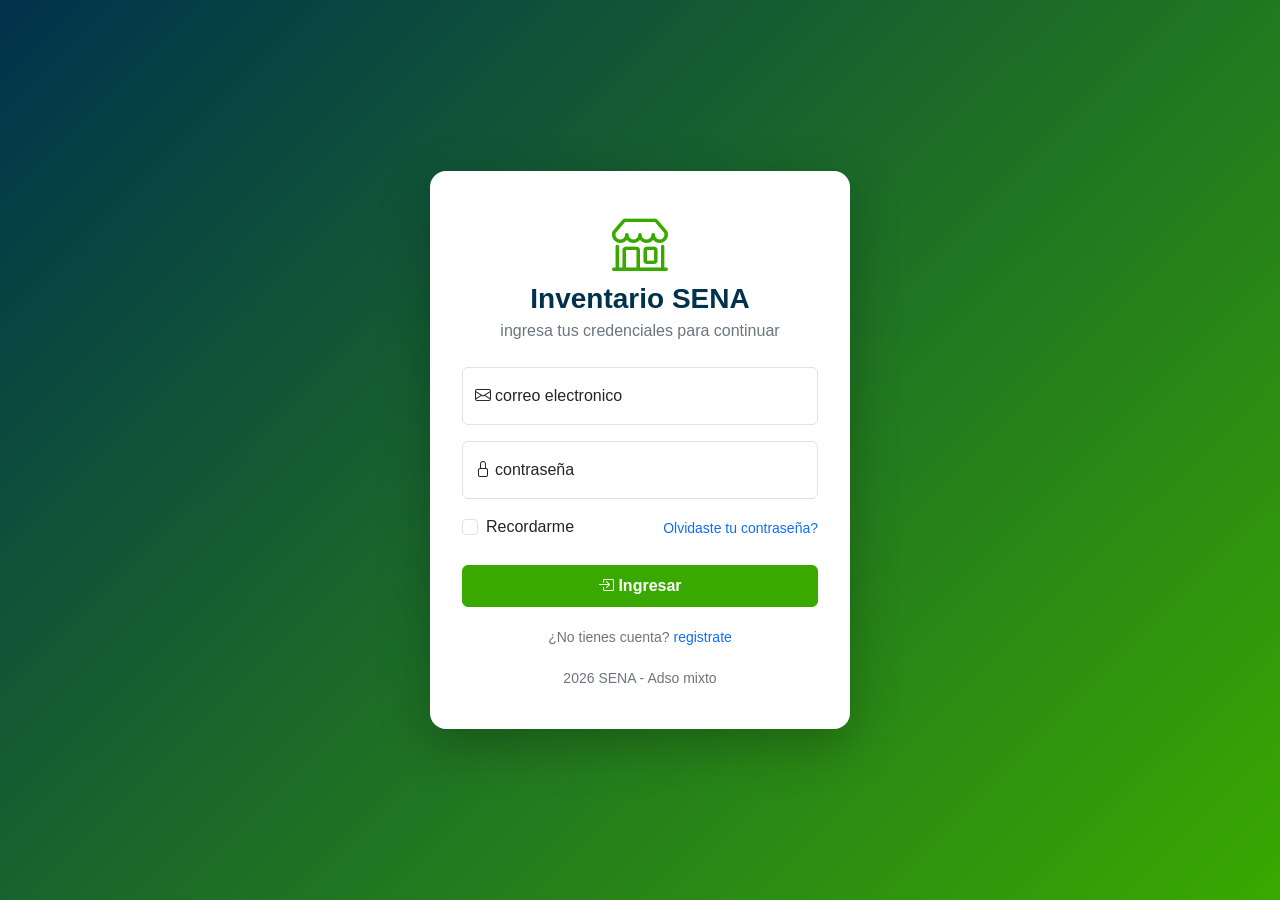
<file: index.html>
<!DOCTYPE html>
<html lang="es"><!--es el idioma-->
<head><!--metadatos de la pagina-->
    <meta charset="UTF-8"> <!--es la region de colombia-->
    <meta name="viewport" content="width=device-width, initial-scale=1.0"><!--esto es las medidadas opara que se ajusten la pagina-->
    <title>iniciar sesion inventario adso</title>
    <!-- CSS de bootstrap 5.3.3 desde url predeterminada-->

     <link href="https://cdn.jsdelivr.net/npm/bootstrap@5.3.3/dist/css/bootstrap.min.css"  rel="stylesheet">
     <link href="css/estilos.css" rel="stylesheet">

     <!--Libreria de iconos de Bootstrap-->

     <link href="https://cdn.jsdelivr.net/npm/bootstrap-icons@1.11.3/font/bootstrap-icons.min.css" rel="stylesheet">
     <link href="css/estilos.css" rel="stylesheet"> <!--llama los estilos personalizados-->

</head>
<body class="login-fondo">
    <main class="login-card"> <!--contenido principal de la pagina-->
        <header class="login-encabezado"> <!--encabezado del login-->
            <!--icono de la tienda-->
            <i class="bi bi-shop display-4 text-sena"></i>
            <h1 class="h3 fw-bold"> Inventario SENA </h1> <!-- el h1 es la etiqueta de titulo-->
            <p class="text-secondary mb-0"> ingresa tus credenciales para continuar </p>
        </header>
         <form action="dashboard.html" method="get">
        <!--Form permite crear el contenido de un formulario cuando se envia nos lleva a la ruta method nos envia la informacion con get-->
        <div class="form-floating mb-3"><!--contenedor de los campos del formulario-->
            <input type="email" class="form-control" id="correo" placeholder="sena@correo.com" required>
            <!--tipe obliga que tenga @ placeholder el texto de  ejemplo required es que un campo es obligatorio-->
            <label for="correo">
                <i class="bi bi-envelope me-1"></i>correo electronico</label>
            <!--es una etiqueta de texto que con el for conecta un imput-->
        </div>
        <div class="form-floating mb-3">

            <input type="password" class="form-control"  id="clave" placeholder="minino 6 caracteres"minlength="6"required>
            <!--type=password oculta lo que escribes, minlength=6 exige al menos 6 caracteres-->
            <label for="clave"><i class="bi bi-lock me-1"></i>contraseña</label>
        </div>
        <div class="d-flex justify-content-between align-items-center mb-4">
            <div class="form-check">
            <input class="form-check-input" type="checkbox"id="recordar"><!--type checbox es la casilla de verificacion-->
            <label class="form-check-label" for="recordar">Recordarme</label>

        </div>
        <a href="#" class="small text-decoration-none"> Olvidaste tu contraseña?</a>
    </div>


        <button type="submit" class="btn btn-sena w-100 py-2 fw-semibold">
            <i class="bi bi-box-arrow-in-right me-1"></i>Ingresar
        </button><!--envia el formulario antes de revisar los campos requered email y minlength-->

    </form><!--cierra el formulario-->

    <p class="login-pie"> ¿No tienes cuenta? <a href="registro.html" class="text-decoration-none">registrate</a></p><!--nos lleva a la pagina registarse-->
    <footer class="login-pie">2026 SENA - Adso mixto 
    </footer><!-- es el pie de pagina-->


    </main>

</body>
</html>
</file>
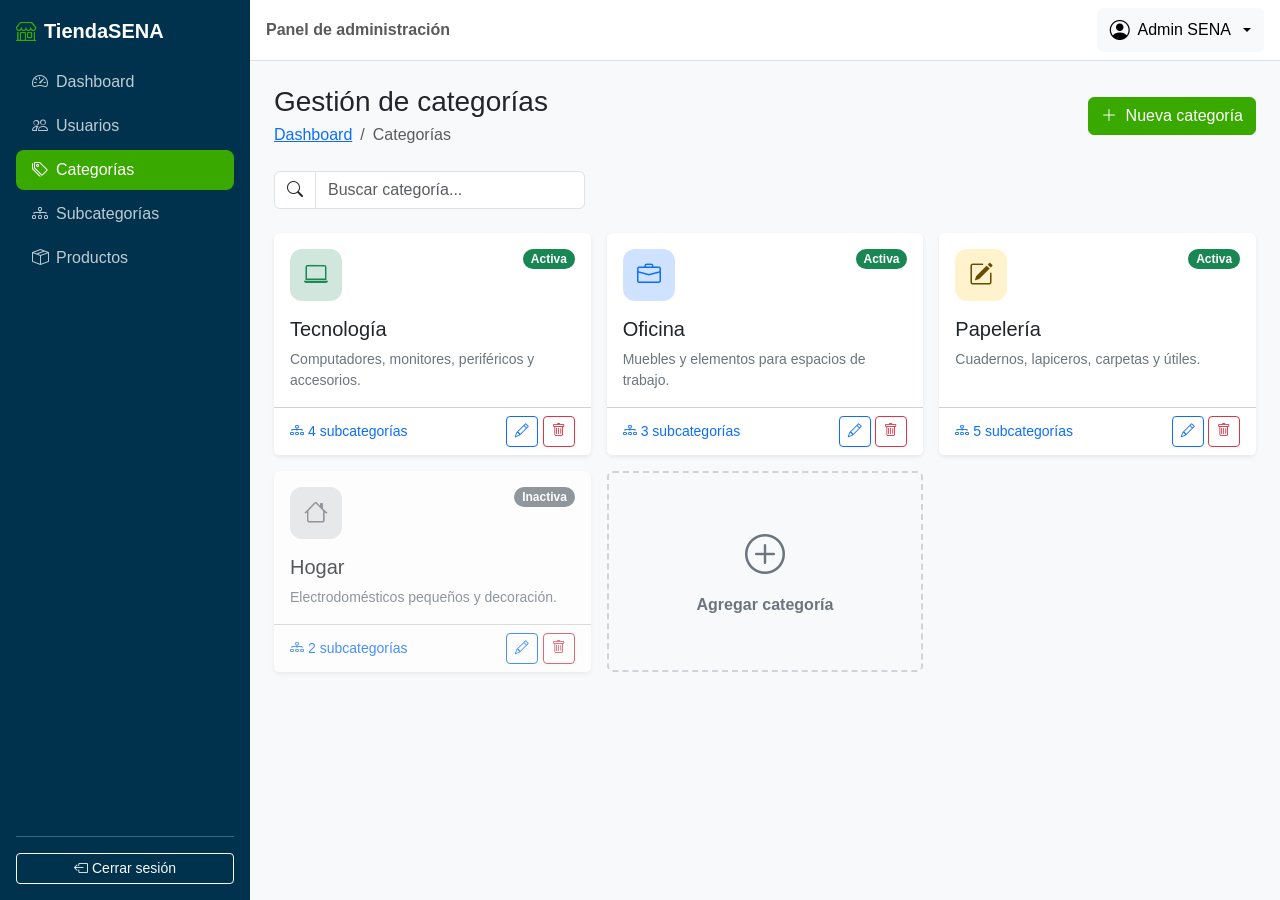
<file: categorias.html>
<!DOCTYPE html> <!-- Documento HTML5. -->
<!-- Raíz en español. -->
<html lang="es">
<!-- Abre la cabecera. -->
<head>
    <!-- Codificación UTF-8. -->
    <meta charset="UTF-8">
    <!-- Diseño adaptable. -->
    <meta name="viewport" content="width=device-width, initial-scale=1.0">
    <!-- Título de la pestaña. Cambia en cada módulo. -->
    <title>Categorías | TiendaSENA</title>
    <!-- CSS de Bootstrap. -->
    <link href="https://cdn.jsdelivr.net/npm/bootstrap@5.3.3/dist/css/bootstrap.min.css" rel="stylesheet">
    <!-- Íconos. -->
    <link href="https://cdn.jsdelivr.net/npm/bootstrap-icons@1.11.3/font/bootstrap-icons.min.css" rel="stylesheet">
    <!-- Nuestros estilos (después de Bootstrap). -->
    <link href="css/estilos.css" rel="stylesheet">
<!-- Cierra la cabecera. -->
</head>
<!-- Fondo gris muy claro para que las tarjetas blancas resalten. -->
<body class="bg-body-tertiary">

    <!-- ===================== MENÚ LATERAL ===================== -->
    <!-- offcanvas-lg: en pantallas menores a lg es un panel oculto que se desliza; desde lg se muestra normal. offcanvas-start lo hace salir por la izquierda. sidebar es nuestra clase. El id lo usa el botón que lo abre. -->
    <aside class="offcanvas-lg offcanvas-start sidebar" tabindex="-1" id="menuLateral" aria-labelledby="tituloMenu">
        <!-- Encabezado del panel; Bootstrap solo lo muestra en celular. -->
        <div class="offcanvas-header border-bottom border-secondary">
            <!-- Nombre del sistema en el panel móvil. -->
            <h5 class="offcanvas-title" id="tituloMenu"><i class="bi bi-shop me-2"></i>TiendaSENA</h5>
            <!-- Botón “X” blanco que cierra el panel. data-bs-target indica cuál panel cerrar. -->
            <button type="button" class="btn-close btn-close-white" data-bs-dismiss="offcanvas" data-bs-target="#menuLateral" aria-label="Cerrar menú"></button>
        <!-- Cierra el encabezado móvil. -->
        </div>
        <!-- Cuerpo del menú: Flexbox en columna para apilar logo, enlaces y botón de salida. -->
        <div class="offcanvas-body d-flex flex-column p-3">
            <!-- Logo que solo se ve en computador (d-none d-lg-flex): en celular ya está en el encabezado del panel. Al hacer clic vuelve al dashboard. -->
            <a href="dashboard.html" class="d-none d-lg-flex align-items-center mb-3 text-white text-decoration-none fs-5 fw-bold">
                <!-- Ícono verde y nombre. -->
                <i class="bi bi-shop me-2 text-sena"></i> TiendaSENA
            <!-- Cierra el logo. -->
            </a>
            <!-- Lista de navegación en columna (flex-column). nav-pills da forma de “píldora” al enlace activo. mb-auto empuja lo que sigue hasta el fondo. -->
            <ul class="nav nav-pills flex-column mb-auto">
                <!-- Enlace al dashboard. active lo resalta en verde y aria-current="page" avisa a los lectores de pantalla que es la página actual. **En cada módulo, el active pasa a su propio enlace.** -->
                <li class="nav-item"><a href="dashboard.html" class="nav-link"><i class="bi bi-speedometer2 me-2"></i>Dashboard</a></li>
                <!-- Enlace al módulo de usuarios (clase 5). -->
                <li class="nav-item"><a href="usuarios.html" class="nav-link"><i class="bi bi-people me-2"></i>Usuarios</a></li>
                <!-- Enlace a categorías (clase 6). -->
                <li class="nav-item"><a href="categorias.html" class="nav-link active" aria-current="page"><i class="bi bi-tags me-2"></i>Categorías</a></li>
                <!-- Enlace a subcategorías (clase 7). -->
                <li class="nav-item"><a href="subcategorias.html" class="nav-link"><i class="bi bi-diagram-3 me-2"></i>Subcategorías</a></li>
                <!-- Enlace a productos (clase 8). -->
                <li class="nav-item"><a href="productos.html" class="nav-link"><i class="bi bi-box-seam me-2"></i>Productos</a></li>
            <!-- Cierra la lista de navegación. -->
            </ul>
            <!-- Línea divisoria. -->
            <hr>
            <!-- Botón que vuelve al login (index.html): así “se cierra la sesión” en el prototipo. -->
            <a href="index.html" class="btn btn-outline-light btn-sm"><i class="bi bi-box-arrow-left me-1"></i>Cerrar sesión</a>
        <!-- Cierra el cuerpo del menú. -->
        </div>
    <!-- Cierra el menú lateral. -->
    </aside>

    <!-- ===================== ZONA DERECHA ===================== -->
    <!-- Nuestra clase contenido aplica el margin-left en computador. -->
    <div class="contenido">

        <!-- Barra superior -->
        <!-- Barra blanca con borde inferior. sticky-top la deja pegada arriba al hacer scroll. -->
        <nav class="navbar bg-white border-bottom px-3 sticky-top">
            <!-- Botón para abrir el menú en celular. d-lg-none lo oculta en computador (allá el menú siempre se ve). data-bs-toggle="offcanvas" + data-bs-target="#menuLateral" abren el panel. -->
            <button class="btn btn-outline-secondary d-lg-none" type="button" data-bs-toggle="offcanvas" data-bs-target="#menuLateral" aria-controls="menuLateral" aria-label="Abrir menú">
                <!-- Ícono de “hamburguesa”. -->
                <i class="bi bi-list"></i>
            <!-- Cierra el botón. -->
            </button>
            <!-- Texto de la barra; se oculta en celulares muy pequeños (d-none d-sm-inline). -->
            <span class="navbar-text fw-semibold d-none d-sm-inline">Panel de administración</span>
            <!-- Menú desplegable del usuario; ms-auto lo empuja a la derecha. -->
            <div class="dropdown ms-auto">
                <!-- Botón que abre el desplegable. dropdown-toggle dibuja la flechita; data-bs-toggle="dropdown" lo hace funcionar. -->
                <button class="btn btn-light dropdown-toggle d-flex align-items-center gap-2" type="button" data-bs-toggle="dropdown" aria-expanded="false">
                    <!-- Ícono de usuario. -->
                    <i class="bi bi-person-circle fs-5"></i>
                    <!-- Nombre del usuario, visible desde tablet. -->
                    <span class="d-none d-md-inline">Admin SENA</span>
                <!-- Cierra el botón. -->
                </button>
                <!-- Lista de opciones. dropdown-menu-end la alinea a la derecha para que no se salga de la pantalla. -->
                <ul class="dropdown-menu dropdown-menu-end shadow">
                    <!-- Encabezado no clicable dentro del menú. -->
                    <li><h6 class="dropdown-header">admin@sena.edu.co</h6></li>
                    <!-- Opción del menú (pantalla aún no construida). -->
                    <li><a class="dropdown-item" href="#"><i class="bi bi-person me-2"></i>Mi perfil</a></li>
                    <!-- Línea separadora. -->
                    <li><hr class="dropdown-divider"></li>
                    <!-- Otra forma de salir, en rojo (text-danger). -->
                    <li><a class="dropdown-item text-danger" href="index.html"><i class="bi bi-box-arrow-left me-2"></i>Cerrar sesión</a></li>
                <!-- Cierra la lista. -->
                </ul>
            <!-- Cierra el desplegable. -->
            </div>
        <!-- Cierra la barra superior. -->
        </nav>

        <!-- Contenido de la página -->
        <!-- Relleno 3 en celular y 4 desde tablet. -->
        <main class="p-3 p-md-4">
<!-- INICIO CONTENIDO -->
            <!-- Encabezado del módulo -->
            <!-- Flexbox con salto de línea en celular. -->
            <div class="d-flex flex-wrap justify-content-between align-items-center gap-2 mb-4">
                <!-- Bloque del título. -->
                <div>
                    <!-- Título. -->
                    <h1 class="h3 mb-1">Gestión de categorías</h1>
                    <!-- Migas de pan. -->
                    <nav aria-label="breadcrumb">
                        <!-- Lista de migas. -->
                        <ol class="breadcrumb mb-0 small">
                            <!-- Enlace al dashboard. -->
                            <li class="breadcrumb-item"><a href="dashboard.html">Dashboard</a></li>
                            <!-- Página actual. -->
                            <li class="breadcrumb-item active" aria-current="page">Categorías</li>
                        <!-- Cierra la lista. -->
                        </ol>
                    <!-- Cierra las migas. -->
                    </nav>
                <!-- Cierra el bloque. -->
                </div>
                <!-- Abre el modal #modalCategoria. -->
                <button type="button" class="btn btn-sena" data-bs-toggle="modal" data-bs-target="#modalCategoria">
                    <!-- Ícono “+” y texto. -->
                    <i class="bi bi-plus-lg me-1"></i> Nueva categoría
                <!-- Cierra el botón. -->
                </button>
            <!-- Cierra el encabezado. -->
            </div>

            <!-- Buscador -->
            <!-- Fila de la rejilla. -->
            <div class="row mb-4">
                <!-- El buscador no ocupa todo el ancho en pantallas grandes. -->
                <div class="col-md-6 col-lg-4">
                    <!-- Grupo de entrada. -->
                    <div class="input-group">
                        <!-- Lupa con fondo blanco. -->
                        <span class="input-group-text bg-white"><i class="bi bi-search"></i></span>
                        <!-- Campo de búsqueda. -->
                        <input type="search" class="form-control" placeholder="Buscar categoría..." aria-label="Buscar categoría">
                    <!-- Cierra el grupo. -->
                    </div>
                <!-- Cierra la columna. -->
                </div>
            <!-- Cierra la fila. -->
            </div>

            <!-- Rejilla de tarjetas -->
            <!-- 1 tarjeta por fila en celular, 2 en tablet y 3 en pantallas grandes. g-3 = espacio entre ellas. -->
            <div class="row row-cols-1 row-cols-md-2 row-cols-xl-3 g-3">
                <!-- Categoría 1. -->
                <div class="col">
                    <!-- Tarjeta; h-100 iguala las alturas de la fila. -->
                    <div class="card border-0 shadow-sm h-100">
                        <!-- Cuerpo. -->
                        <div class="card-body">
                            <!-- Fila superior: ícono a la izquierda, estado a la derecha. -->
                            <div class="d-flex justify-content-between align-items-start mb-3">
                                <!-- Reutilizamos icono-kpi del dashboard. -->
                                <div class="icono-kpi bg-success-subtle text-success"><i class="bi bi-laptop"></i></div>
                                <!-- Estado. -->
                                <span class="badge rounded-pill text-bg-success">Activa</span>
                            <!-- Cierra la fila superior. -->
                            </div>
                            <!-- Nombre de la categoría. -->
                            <h2 class="h5 card-title">Tecnología</h2>
                            <!-- Descripción. -->
                            <p class="card-text text-secondary small mb-0">Computadores, monitores, periféricos y accesorios.</p>
                        <!-- Cierra el cuerpo. -->
                        </div>
                        <!-- Pie: enlace a la izquierda y acciones a la derecha. -->
                        <div class="card-footer bg-white d-flex justify-content-between align-items-center">
                            <!-- Enlace entre módulos: lleva a las subcategorías de esta categoría. -->
                            <a href="subcategorias.html" class="small text-decoration-none"><i class="bi bi-diagram-3 me-1"></i>4 subcategorías</a>
                            <!-- Acciones sin salto de línea. -->
                            <div class="text-nowrap">
                                <!-- Editar: abre el mismo modal del formulario. -->
                                <button type="button" class="btn btn-sm btn-outline-primary" data-bs-toggle="modal" data-bs-target="#modalCategoria" title="Editar"><i class="bi bi-pencil"></i></button>
                                <!-- Eliminar: abre la confirmación. -->
                                <button type="button" class="btn btn-sm btn-outline-danger" data-bs-toggle="modal" data-bs-target="#modalEliminar" title="Eliminar"><i class="bi bi-trash"></i></button>
                            <!-- Cierra las acciones. -->
                            </div>
                        <!-- Cierra el pie. -->
                        </div>
                    <!-- Cierra la tarjeta. -->
                    </div>
                <!-- Cierra la categoría 1. -->
                </div>
                <!-- Categoría 2 (misma estructura). -->
                <div class="col">
                    <!-- Tarjeta. -->
                    <div class="card border-0 shadow-sm h-100">
                        <!-- Cuerpo. -->
                        <div class="card-body">
                            <!-- Fila superior. -->
                            <div class="d-flex justify-content-between align-items-start mb-3">
                                <!-- Ícono de maletín. -->
                                <div class="icono-kpi bg-primary-subtle text-primary"><i class="bi bi-briefcase"></i></div>
                                <!-- Estado. -->
                                <span class="badge rounded-pill text-bg-success">Activa</span>
                            <!-- Cierra la fila. -->
                            </div>
                            <!-- Nombre. -->
                            <h2 class="h5 card-title">Oficina</h2>
                            <!-- Descripción. -->
                            <p class="card-text text-secondary small mb-0">Muebles y elementos para espacios de trabajo.</p>
                        <!-- Cierra el cuerpo. -->
                        </div>
                        <!-- Pie. -->
                        <div class="card-footer bg-white d-flex justify-content-between align-items-center">
                            <!-- Enlace a subcategorías. -->
                            <a href="subcategorias.html" class="small text-decoration-none"><i class="bi bi-diagram-3 me-1"></i>3 subcategorías</a>
                            <!-- Acciones. -->
                            <div class="text-nowrap">
                                <!-- Editar. -->
                                <button type="button" class="btn btn-sm btn-outline-primary" data-bs-toggle="modal" data-bs-target="#modalCategoria" title="Editar"><i class="bi bi-pencil"></i></button>
                                <!-- Eliminar. -->
                                <button type="button" class="btn btn-sm btn-outline-danger" data-bs-toggle="modal" data-bs-target="#modalEliminar" title="Eliminar"><i class="bi bi-trash"></i></button>
                            <!-- Cierra las acciones. -->
                            </div>
                        <!-- Cierra el pie. -->
                        </div>
                    <!-- Cierra la tarjeta. -->
                    </div>
                <!-- Cierra la categoría 2. -->
                </div>
                <!-- Categoría 3. -->
                <div class="col">
                    <!-- Tarjeta. -->
                    <div class="card border-0 shadow-sm h-100">
                        <!-- Cuerpo. -->
                        <div class="card-body">
                            <!-- Fila superior. -->
                            <div class="d-flex justify-content-between align-items-start mb-3">
                                <!-- Ícono de papelería. -->
                                <div class="icono-kpi bg-warning-subtle text-warning-emphasis"><i class="bi bi-pencil-square"></i></div>
                                <!-- Estado. -->
                                <span class="badge rounded-pill text-bg-success">Activa</span>
                            <!-- Cierra la fila. -->
                            </div>
                            <!-- Nombre. -->
                            <h2 class="h5 card-title">Papelería</h2>
                            <!-- Descripción. -->
                            <p class="card-text text-secondary small mb-0">Cuadernos, lapiceros, carpetas y útiles.</p>
                        <!-- Cierra el cuerpo. -->
                        </div>
                        <!-- Pie. -->
                        <div class="card-footer bg-white d-flex justify-content-between align-items-center">
                            <!-- Enlace a subcategorías. -->
                            <a href="subcategorias.html" class="small text-decoration-none"><i class="bi bi-diagram-3 me-1"></i>5 subcategorías</a>
                            <!-- Acciones. -->
                            <div class="text-nowrap">
                                <!-- Editar. -->
                                <button type="button" class="btn btn-sm btn-outline-primary" data-bs-toggle="modal" data-bs-target="#modalCategoria" title="Editar"><i class="bi bi-pencil"></i></button>
                                <!-- Eliminar. -->
                                <button type="button" class="btn btn-sm btn-outline-danger" data-bs-toggle="modal" data-bs-target="#modalEliminar" title="Eliminar"><i class="bi bi-trash"></i></button>
                            <!-- Cierra las acciones. -->
                            </div>
                        <!-- Cierra el pie. -->
                        </div>
                    <!-- Cierra la tarjeta. -->
                    </div>
                <!-- Cierra la categoría 3. -->
                </div>
                <!-- Categoría 4 (inactiva). -->
                <div class="col">
                    <!-- opacity-75 la ve un poco transparente: comunica que está inactiva. -->
                    <div class="card border-0 shadow-sm h-100 opacity-75">
                        <!-- Cuerpo. -->
                        <div class="card-body">
                            <!-- Fila superior. -->
                            <div class="d-flex justify-content-between align-items-start mb-3">
                                <!-- Ícono gris. -->
                                <div class="icono-kpi bg-secondary-subtle text-secondary"><i class="bi bi-house"></i></div>
                                <!-- Estado inactivo en gris. -->
                                <span class="badge rounded-pill text-bg-secondary">Inactiva</span>
                            <!-- Cierra la fila. -->
                            </div>
                            <!-- Nombre. -->
                            <h2 class="h5 card-title">Hogar</h2>
                            <!-- Descripción. -->
                            <p class="card-text text-secondary small mb-0">Electrodomésticos pequeños y decoración.</p>
                        <!-- Cierra el cuerpo. -->
                        </div>
                        <!-- Pie. -->
                        <div class="card-footer bg-white d-flex justify-content-between align-items-center">
                            <!-- Enlace. -->
                            <a href="subcategorias.html" class="small text-decoration-none"><i class="bi bi-diagram-3 me-1"></i>2 subcategorías</a>
                            <!-- Acciones. -->
                            <div class="text-nowrap">
                                <!-- Editar. -->
                                <button type="button" class="btn btn-sm btn-outline-primary" data-bs-toggle="modal" data-bs-target="#modalCategoria" title="Editar"><i class="bi bi-pencil"></i></button>
                                <!-- Eliminar. -->
                                <button type="button" class="btn btn-sm btn-outline-danger" data-bs-toggle="modal" data-bs-target="#modalEliminar" title="Eliminar"><i class="bi bi-trash"></i></button>
                            <!-- Cierra las acciones. -->
                            </div>
                        <!-- Cierra el pie. -->
                        </div>
                    <!-- Cierra la tarjeta. -->
                    </div>
                <!-- Cierra la categoría 4. -->
                </div>
                <!-- Última celda: la tarjeta para agregar. -->
                <div class="col">
                    <!-- Un <button> con aspecto de tarjeta (card + nuestra tarjeta-agregar). Flexbox en columna centra el contenido. También abre el modal. -->
                    <button type="button" class="card tarjeta-agregar w-100 h-100 d-flex flex-column align-items-center justify-content-center" data-bs-toggle="modal" data-bs-target="#modalCategoria">
                        <!-- Ícono “+” grande. -->
                        <i class="bi bi-plus-circle fs-1"></i>
                        <!-- Texto. -->
                        <span class="fw-semibold mt-2">Agregar categoría</span>
                    <!-- Cierra el botón-tarjeta. -->
                    </button>
                <!-- Cierra la celda. -->
                </div>
            <!-- Cierra la rejilla. -->
            </div>

            <!-- Modal: crear / editar categoría -->
            <!-- Modal oculto. -->
            <div class="modal fade" id="modalCategoria" tabindex="-1" aria-labelledby="tituloModalCategoria" aria-hidden="true">
                <!-- Tamaño normal, centrado. -->
                <div class="modal-dialog modal-dialog-centered">
                    <!-- Contenido. -->
                    <div class="modal-content">
                        <!-- Encabezado. -->
                        <div class="modal-header">
                            <!-- Título. -->
                            <h2 class="modal-title fs-5" id="tituloModalCategoria"><i class="bi bi-tag me-2"></i>Datos de la categoría</h2>
                            <!-- Cerrar. -->
                            <button type="button" class="btn-close" data-bs-dismiss="modal" aria-label="Cerrar"></button>
                        <!-- Cierra el encabezado. -->
                        </div>
                        <!-- Cuerpo. -->
                        <div class="modal-body">
                            <!-- Formulario de una sola columna. -->
                            <form>
                                <!-- Grupo con margen inferior. -->
                                <div class="mb-3">
                                    <!-- Etiqueta. -->
                                    <label for="catNombre" class="form-label">Nombre</label>
                                    <!-- maxlength="50" impide escribir más de 50 caracteres. -->
                                    <input type="text" class="form-control" id="catNombre" placeholder="Ej: Tecnología" maxlength="50" required>
                                <!-- Cierra el grupo. -->
                                </div>
                                <!-- Grupo. -->
                                <div class="mb-3">
                                    <!-- Etiqueta. -->
                                    <label for="catDescripcion" class="form-label">Descripción</label>
                                    <!-- Área de texto de 3 líneas con estilo form-control. -->
                                    <textarea class="form-control" id="catDescripcion" rows="3" placeholder="¿Qué productos incluye?"></textarea>
                                <!-- Cierra el grupo. -->
                                </div>
                                <!-- Grupo de selección de color. -->
                                <div class="mb-3">
                                    <!-- Etiqueta general (d-block la pone en su propia línea). -->
                                    <span class="form-label d-block">Color de la tarjeta</span>
                                    <!-- btn-check oculta el botón de opción (radio)… Todos comparten name="catColor", así solo uno puede estar marcado. -->
                                    <input type="radio" class="btn-check" name="catColor" id="colorVerde" checked>
                                    <!-- …y su label se ve como botón. Al marcarlo, el botón se rellena. -->
                                    <label class="btn btn-outline-success btn-sm" for="colorVerde">Verde</label>
                                    <!-- Segunda opción. -->
                                    <input type="radio" class="btn-check" name="catColor" id="colorAzul">
                                    <!-- Botón azul. -->
                                    <label class="btn btn-outline-primary btn-sm" for="colorAzul">Azul</label>
                                    <!-- Tercera opción. -->
                                    <input type="radio" class="btn-check" name="catColor" id="colorAmarillo">
                                    <!-- Botón amarillo. -->
                                    <label class="btn btn-outline-warning btn-sm" for="colorAmarillo">Amarillo</label>
                                <!-- Cierra el grupo. -->
                                </div>
                                <!-- Interruptor de estado. -->
                                <div class="form-check form-switch">
                                    <!-- Encendido por defecto. -->
                                    <input class="form-check-input" type="checkbox" role="switch" id="catActiva" checked>
                                    <!-- Etiqueta. -->
                                    <label class="form-check-label" for="catActiva">Categoría activa</label>
                                <!-- Cierra el interruptor. -->
                                </div>
                            <!-- Cierra el formulario. -->
                            </form>
                        <!-- Cierra el cuerpo. -->
                        </div>
                        <!-- Pie. -->
                        <div class="modal-footer">
                            <!-- Cancelar. -->
                            <button type="button" class="btn btn-secondary" data-bs-dismiss="modal">Cancelar</button>
                            <!-- Guardar (en el prototipo solo cierra). -->
                            <button type="button" class="btn btn-sena" data-bs-dismiss="modal"><i class="bi bi-save me-1"></i>Guardar</button>
                        <!-- Cierra el pie. -->
                        </div>
                    <!-- Cierra el contenido. -->
                    </div>
                <!-- Cierra el diálogo. -->
                </div>
            <!-- Cierra el modal. -->
            </div>

            <!-- Modal: confirmar eliminación -->
            <!-- Modal de confirmación. -->
            <div class="modal fade" id="modalEliminar" tabindex="-1" aria-labelledby="tituloModalEliminar" aria-hidden="true">
                <!-- Pequeño y centrado. -->
                <div class="modal-dialog modal-dialog-centered modal-sm">
                    <!-- Contenido. -->
                    <div class="modal-content">
                        <!-- Cuerpo centrado. -->
                        <div class="modal-body text-center p-4">
                            <!-- Ícono de advertencia. -->
                            <i class="bi bi-exclamation-triangle text-danger display-5"></i>
                            <!-- Pregunta. -->
                            <h2 class="h5 mt-3" id="tituloModalEliminar">¿Eliminar esta categoría?</h2>
                            <!-- Avisa la consecuencia en cadena (relación categoría → subcategoría). -->
                            <p class="text-secondary small mb-0">También se eliminarán sus subcategorías.</p>
                        <!-- Cierra el cuerpo. -->
                        </div>
                        <!-- Pie centrado. -->
                        <div class="modal-footer justify-content-center border-0 pt-0">
                            <!-- Cancelar. -->
                            <button type="button" class="btn btn-light" data-bs-dismiss="modal">Cancelar</button>
                            <!-- Confirmar. -->
                            <button type="button" class="btn btn-danger" data-bs-dismiss="modal">Sí, eliminar</button>
                        <!-- Cierra el pie. -->
                        </div>
                    <!-- Cierra el contenido. -->
                    </div>
                <!-- Cierra el diálogo. -->
                </div>
            <!-- Cierra el modal. -->
            </div>
<!-- FIN CONTENIDO -->
        <!-- Cierra el contenido. -->
        </main>
    <!-- Cierra la zona derecha. -->
    </div>

    <!-- JavaScript de Bootstrap: necesario para el menú deslizable, el desplegable del usuario y los modales. -->
    <script src="https://cdn.jsdelivr.net/npm/bootstrap@5.3.3/dist/js/bootstrap.bundle.min.js"></script>
<!-- Cierra el cuerpo. -->
</body>
<!-- Cierra el documento. -->
</html>
</file>
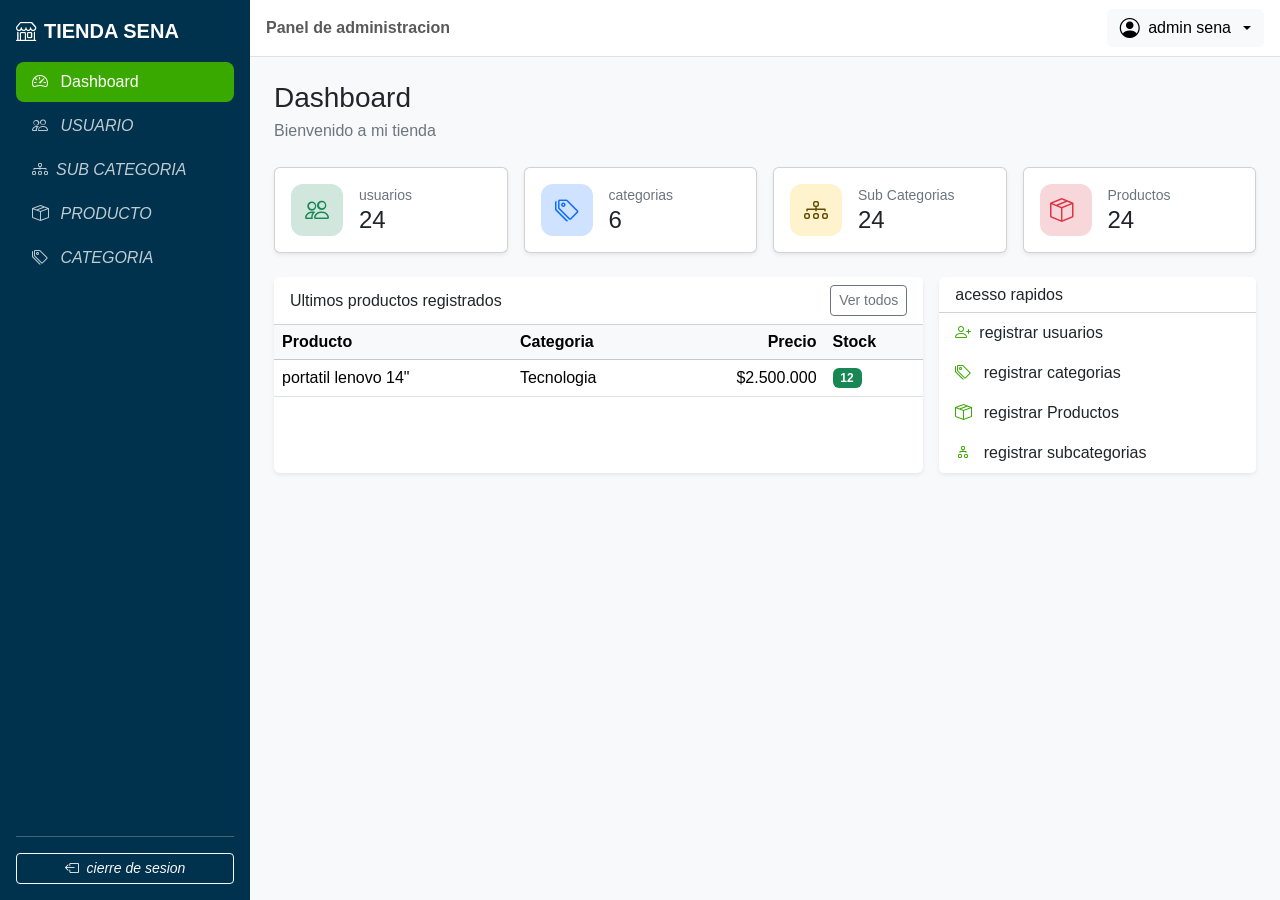
<file: dashboard.html>
<html lang="es">
<head>
    <meta charset="UTF-8">
    <meta name="viewport" content="width=device-width, initial-scale=1.0">
    <title>iniciar sesión inventario adso</title>
    <!--css de boostrap 5.3.3 desde url predeterminada-->
    <link href="https://cdn.jsdelivr.net/npm/bootstrap@5.3.3/dist/css/bootstrap.min.css" rel="stylesheet">
    <link href="css/estilos.css" rel="stylesheet">

    <link href="https://cdn.jsdelivr.net/npm/bootstrap-icons@1.11.3/font/bootstrap-icons.min.css" rel="stylesheet">
</head>
<body class="bg-body-tertiary">
    <!--menu lateral-->
    <!--offcanvas en pantallas menores al lg es un panel oculto que se deslizas -->
    <!--desde el lg se muestra normal. offcanvas-start lo hace salir por la izquieda .siderbar es muesttra la clase el id usa el boton que lo sabe-->
    <aside class="offcanvas-lg offcanvas-start sidebar"
    tabindex="-1"id="menulateral"aria-labelledby="titulomenu">
    <div class="offcanvas-header border-bottom border-secondary">
        <h5 class="offcanvas-title" id="titulomenu">
            <i class="bi bi-shop me-2"></i>tienda sena
        </h5>
        <button type="button" class="btn-close btn-close-white"
        data-bs-dismiss="offcanvas"
        data-bs-target="#menulateral"
        aria-label="cerrar menu"></button> 
    </div>
    <div class="offcanvas-body flex-column p-3">
        <a href="dashboard.html" class="d-none d-lg-flex align-items-center mb-3 text-white text-decoration-none fs-5 fw-bold">
            <i class="bi bi-shop me-2 texto-sena"></i> TIENDA SENA
        </a>
        <!---LISTA DE NAVEGACION EN COLUMNA-->
        <ul class="nav nav-pills flex-column mb-auto">
            <!--enlase al dashboard active resalta el verde y ara-cuurrent="page" abisa alos lectores de pantalla que es la pagina actual
            en cada modul es active pasa  su propio enlase-->
            <li class="nav-item">
                <a href="dashboard.html" class="nav-link active" aria-current="page">
                    <i class="bi bi-speedometer2 me-2"></i> Dashboard
                </a>
            </li>
            <li class="nav-item"><a href="usuarios.html" class="nav-link">
                <i class="bi bi-people me-2"></i> <i>USUARIO</i></a>
            </li>
             <li class="nav-item"><a href="subcategorias.html" class="nav-link">
                <i class="bi bi-diagram-3 me-2"></i><i>SUB CATEGORIA</i></a>
            </li>
             <li class="nav-item"><a href="productos.html" class="nav-link">
                <i class="bi bi-box-seam me-2"></i> <i>PRODUCTO</i></a>
            </li>
              <li class="nav-item"><a href="categorias.html" class="nav-link">
                <i class="bi bi-tags me-2"></i> <i>CATEGORIA</i></a>
            </li>

        </ul>
        <hr>
        <!--EL BOTON QUE BUELVE LA LOGIN ASI SE CIERRRA LA SECION-->
        <a href="index.html" class="btn btn-outline-light btn-sm">
            <i class="bi bi-box-arrow-left me-1"></i>
            <i>cierre de sesion</i>
        </a>

        
    </div>
    </aside>
    <!--ZONA DERECHA DEL DASHBOARD-->
    <div class="contenido">
        <!--barra superior-->
        <!--barra blanca con borde innterior,deja pegada arriba al hacer scroll-->

        <nav class="navbar bg-white border-bottom px-3 sticky-top">
            <button class="btn btn-outline-secondary d-lg-none" type="button"
            data-bs-toggle="offcanvas"
            data-bs-target="#menulateral"
            aria-controls="menulateral"
            aria-label="abrir menu">
            <!--icono del menu hamburguesa-->
             <i class=" bi bi-list"></i>
            </button>
             <!--texto de barra se oculta en celulares muy pequeños-->
             <span class="navbar-text fw-semibold d-none d-sm-inline">Panel de administracion</span>
             <!--menu desplegabke del usuario lo enpuja ala derecha-->
             <div class="dropdown ms-auto">
                <!--boton de abre el deplegable-->
                <button class="btn btn-light dropdown-toggle d-flex
                align-items-center gap-2" type="button"
                data-bs-toggle="dropdown" aria-expanded="false">
                <!--icono de  ussuario-->
                <i class="bi bi-person-circle fs-5"></i>
                <!--nombre de ususario visible en tabled-->
                <span class="d-none d-md-inline">admin sena</span>
                </button>
                <!--lista de opciones aline a ka derecha para q no  se salga de la pantalla -->
                <ul class="dropdown-menu dropdown-menu-end shadow">
                    <!--encabezado clicable dentro del menu-->
                    <li><h6 class="dropdown-header">admin@sena.edu.co</h6></li>
                    <li><a class="dropdown-item" href="#"><i class="bi bi-person me-2">mi perfil</i></a></li>
                    <li><a class="dropdown-item text-danger" href="index.html"><i class="bi bi-box-arrow-left me-2"></i>cerrar sesion</a></li>
                </ul>

             </div>
            
        </nav>
        <!--contenido de la pagina-->
        <main class="p-3 p-md-4">
            <!--inicio del contenido-->
            <!--bloque del titulo con margen inferior-->
            <div class="mb-4">
                <!--titulo de la pagina-->
                <h1 class="h3 mb-1">Dashboard</h1>
                <!--titulo en gris-->
                <p class="text-secondary mb-0">Bienvenido a mi tienda</p>
            </div>
            <!--targetas diferente indicador-->
            <div class="row row-cols-1 row-cols-sm-2 row-cols-xl-4 g-3 mb-4">
                <div class="col">
                    <!--targeta con nuestra clave  franja verde y animacion-->
                    <div class=" card tarjetas-kpi shadow-sm h-100">
                        <div class=" card-body d-flex align-items-center gap-3">
                            <!--cuadro de l iconi fondo verde  suave -->
                            <div class="icono-kpi bg-success-subtle text-success"><i class="bi bi-people"></i></div>
                            <div>
                              <p class="text-secondary small mb-0">usuarios</p>
                              <h2 class="h4 mb-0">24</h2>
                            </div>
                            <!--link estira este enlace sobre toda la n targeta  un clic en cualquier parate del modulo-->
                            <a href="usuarios.html"
                            class="stretched-link" aria-label="ir a usuarios"></a>

                        </div>
                    </div>
                </div>
                <!--columna 2-->
                <div class="col">
                    <!--targeta con nuestra clave  franja verde y animacion-->
                    <div class=" card tarjetas-kpi shadow-sm h-100">
                        <div class=" card-body d-flex align-items-center gap-3">
                            <!--cuadro de l iconi fondo verde  suave -->
                            <div class="icono-kpi bg-primary-subtle text-primary"><i class="bi bi-tags"></i></div>
                            <div>
                              <p class="text-secondary small mb-0">categorias</p>
                              <h2 class="h4 mb-0">6</h2>
                            </div>
                            <!--link estira este enlace sobre toda la n targeta  un clic en cualquier parate del modulo-->
                            <a href="categorias.html"
                            class="stretched-link" aria-label="ir categorias"></a>

                        </div>
                    </div>
                </div>
                <!--columa 3-->
                <div class="col">
                    <!--targeta con nuestra clave  franja verde y animacion-->
                    <div class=" card tarjetas-kpi shadow-sm h-100">
                        <div class=" card-body d-flex align-items-center gap-3">
                            <!--cuadro de l iconi fondo verde  suave -->
                            <div class="icono-kpi bg-warning-subtle text-warning-emphasis"><i class="bi bi-diagram-3"></i></div>
                            <div>
                              <p class="text-secondary small mb-0">Sub Categorias</p>
                              <h2 class="h4 mb-0">24</h2>
                            </div>
                            <!--link estira este enlace sobre toda la n targeta  un clic en cualquier parate del modulo-->
                            <a href="subcategorias.html"
                            class="stretched-link" aria-label="ir a "></a>

                        </div>
                    </div>
                </div>
                <!--columna 4-->
                <div class="col">
                    <!--targeta con nuestra clave  franja verde y animacion-->
                    <div class=" card tarjetas-kpi shadow-sm h-100">
                        <div class=" card-body d-flex align-items-center gap-3">
                            <!--cuadro de l iconi fondo verde  suave -->
                            <div class="icono-kpi bg-danger-subtle text-danger"><i class="bi bi-box-seam me-2"></i></div>
                            <div>
                              <p class="text-secondary small mb-0">Productos</p>
                              <h2 class="h4 mb-0">24</h2>
                            </div>
                            <!--link estira este enlace sobre toda la n targeta  un clic en cualquier parate del modulo-->
                            <a href="productos.html"
                            class="stretched-link" aria-label="ir a productos "></a>

                        </div>
                    </div>
                </div>
            </div>
            <div class="row g-3">
                <div class="col-lg-8">
                <div class="card border-0 shadow-sm h-100">
                <!--encabezado de la tarjeta con titulo y enlace a los lados-->
                <div class="card-header bg-white d-flex justify-content-between align-items-center">
                    <!--Titulo pequeño-->
                    <h2 class="h6 mb-0">Ultimos productos registrados</h2>
                    <!--boton que lleva al modulo productos-->
                    <a href="productos.html" class="btn btn-sm btn-outline-secondary">Ver todos</a>

                </div>
                <!--permite desplazar la tabla en el celular-->
                <div class="table-responsive">
                    <table class="table table-hover align-middle mb-0">
                        <thead class="table-light">
                            <tr><th>Producto</th><th>Categoria</th><th class="text-end">Precio</th><th>Stock</th></tr>
                        </thead>
                        <!--cuerpo de la tabla-->
                        <tbody>
                            <tr><td>portatil lenovo 14"</td><td>Tecnologia</td>
                            <td class="text-end">$2.500.000</td><td><span class="badge text-bg-success">12</span></td></tr>
                        </tbody>
                    </table>
                </div>

                </div>
                </div>
            <div class="col-lg-4">
                <!--targeta-->
                <div class=" card border-0 shadow-sm h-100">
                    <div class=" card-header bg-white"><h2 class="h6
                    mb-0">acesso rapidos</h2></div>
                    <div class="list-group list-group-flush">
                        <a href="usuarios.html"
                        class="list-group-item list-group-item-action"><i class="bi bi-person-plus me-2 text-sena"></i>registrar usuarios</a>
                    </div>
                    <div class="list-group list-group-flush">
                        <a href="categorias.html"
                        class="list-group-item list-group-item-action"><i class="bi bi-tags me-2 text-sena"></i> registrar categorias</a>
                    </div>
                    <div class="list-group list-group-flush">
                        <a href="productos.html"
                        class="list-group-item list-group-item-action"><i class="bi bi-box-seam me-2 text-sena"></i> registrar Productos</a>
                    </div>
                    <div class="list-group list-group-flush">
                        <a href="subcategorias.html"
                        class="list-group-item list-group-item-action"><i class="bi bi-diagram-2 me-2 text-sena"></i> registrar subcategorias</a>
                    </div>

                </div>
            </div>
            </div>
            
        </main>
    </div>
    <!--javascript con boostrap necesario para el menu deplegable-->
    <script src="https://cdn.jsdelivr.net/npm/bootstrap@5.3.3/dist/js/bootstrap.bundle.min.js"></script>
</body>
</file>
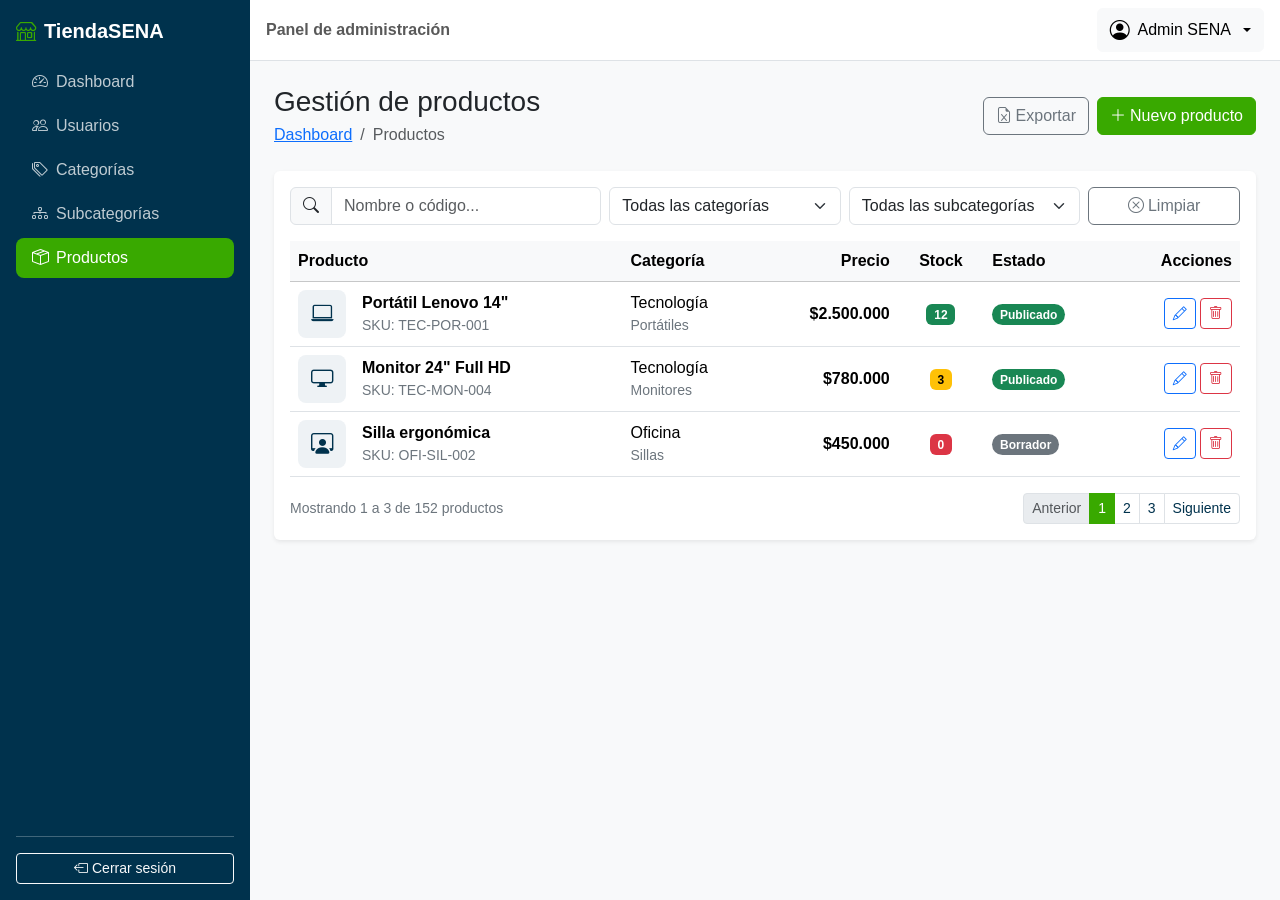
<file: productos.html>
<!DOCTYPE html> <!-- Documento HTML5. -->
<!-- Raíz en español. -->
<html lang="es">
<!-- Abre la cabecera. -->
<head>
    <!-- Codificación UTF-8. -->
    <meta charset="UTF-8">
    <!-- Diseño adaptable. -->
    <meta name="viewport" content="width=device-width, initial-scale=1.0">
    <!-- Título de la pestaña. Cambia en cada módulo. -->
    <title>Productos | TiendaSENA</title>
    <!-- CSS de Bootstrap. -->
    <link href="https://cdn.jsdelivr.net/npm/bootstrap@5.3.3/dist/css/bootstrap.min.css" rel="stylesheet">
    <!-- Íconos. -->
    <link href="https://cdn.jsdelivr.net/npm/bootstrap-icons@1.11.3/font/bootstrap-icons.min.css" rel="stylesheet">
    <!-- Nuestros estilos (después de Bootstrap). -->
    <link href="css/estilos.css" rel="stylesheet">
<!-- Cierra la cabecera. -->
</head>
<!-- Fondo gris muy claro para que las tarjetas blancas resalten. -->
<body class="bg-body-tertiary">

    <!-- ===================== MENÚ LATERAL ===================== -->
    <!-- offcanvas-lg: en pantallas menores a lg es un panel oculto que se desliza; desde lg se muestra normal. offcanvas-start lo hace salir por la izquierda. sidebar es nuestra clase. El id lo usa el botón que lo abre. -->
    <aside class="offcanvas-lg offcanvas-start sidebar" tabindex="-1" id="menuLateral" aria-labelledby="tituloMenu">
        <!-- Encabezado del panel; Bootstrap solo lo muestra en celular. -->
        <div class="offcanvas-header border-bottom border-secondary">
            <!-- Nombre del sistema en el panel móvil. -->
            <h5 class="offcanvas-title" id="tituloMenu"><i class="bi bi-shop me-2"></i>TiendaSENA</h5>
            <!-- Botón “X” blanco que cierra el panel. data-bs-target indica cuál panel cerrar. -->
            <button type="button" class="btn-close btn-close-white" data-bs-dismiss="offcanvas" data-bs-target="#menuLateral" aria-label="Cerrar menú"></button>
        <!-- Cierra el encabezado móvil. -->
        </div>
        <!-- Cuerpo del menú: Flexbox en columna para apilar logo, enlaces y botón de salida. -->
        <div class="offcanvas-body d-flex flex-column p-3">
            <!-- Logo que solo se ve en computador (d-none d-lg-flex): en celular ya está en el encabezado del panel. Al hacer clic vuelve al dashboard. -->
            <a href="dashboard.html" class="d-none d-lg-flex align-items-center mb-3 text-white text-decoration-none fs-5 fw-bold">
                <!-- Ícono verde y nombre. -->
                <i class="bi bi-shop me-2 text-sena"></i> TiendaSENA
            <!-- Cierra el logo. -->
            </a>
            <!-- Lista de navegación en columna (flex-column). nav-pills da forma de “píldora” al enlace activo. mb-auto empuja lo que sigue hasta el fondo. -->
            <ul class="nav nav-pills flex-column mb-auto">
                <!-- Enlace al dashboard. active lo resalta en verde y aria-current="page" avisa a los lectores de pantalla que es la página actual. **En cada módulo, el active pasa a su propio enlace.** -->
                <li class="nav-item"><a href="dashboard.html" class="nav-link"><i class="bi bi-speedometer2 me-2"></i>Dashboard</a></li>
                <!-- Enlace al módulo de usuarios (clase 5). -->
                <li class="nav-item"><a href="usuarios.html" class="nav-link"><i class="bi bi-people me-2"></i>Usuarios</a></li>
                <!-- Enlace a categorías (clase 6). -->
                <li class="nav-item"><a href="categorias.html" class="nav-link"><i class="bi bi-tags me-2"></i>Categorías</a></li>
                <!-- Enlace a subcategorías (clase 7). -->
                <li class="nav-item"><a href="subcategorias.html" class="nav-link"><i class="bi bi-diagram-3 me-2"></i>Subcategorías</a></li>
                <!-- Enlace a productos (clase 8). -->
                <li class="nav-item"><a href="productos.html" class="nav-link active" aria-current="page"><i class="bi bi-box-seam me-2"></i>Productos</a></li>
            <!-- Cierra la lista de navegación. -->
            </ul>
            <!-- Línea divisoria. -->
            <hr>
            <!-- Botón que vuelve al login (index.html): así “se cierra la sesión” en el prototipo. -->
            <a href="index.html" class="btn btn-outline-light btn-sm"><i class="bi bi-box-arrow-left me-1"></i>Cerrar sesión</a>
        <!-- Cierra el cuerpo del menú. -->
        </div>
    <!-- Cierra el menú lateral. -->
    </aside>

    <!-- ===================== ZONA DERECHA ===================== -->
    <!-- Nuestra clase contenido aplica el margin-left en computador. -->
    <div class="contenido">

        <!-- Barra superior -->
        <!-- Barra blanca con borde inferior. sticky-top la deja pegada arriba al hacer scroll. -->
        <nav class="navbar bg-white border-bottom px-3 sticky-top">
            <!-- Botón para abrir el menú en celular. d-lg-none lo oculta en computador (allá el menú siempre se ve). data-bs-toggle="offcanvas" + data-bs-target="#menuLateral" abren el panel. -->
            <button class="btn btn-outline-secondary d-lg-none" type="button" data-bs-toggle="offcanvas" data-bs-target="#menuLateral" aria-controls="menuLateral" aria-label="Abrir menú">
                <!-- Ícono de “hamburguesa”. -->
                <i class="bi bi-list"></i>
            <!-- Cierra el botón. -->
            </button>
            <!-- Texto de la barra; se oculta en celulares muy pequeños (d-none d-sm-inline). -->
            <span class="navbar-text fw-semibold d-none d-sm-inline">Panel de administración</span>
            <!-- Menú desplegable del usuario; ms-auto lo empuja a la derecha. -->
            <div class="dropdown ms-auto">
                <!-- Botón que abre el desplegable. dropdown-toggle dibuja la flechita; data-bs-toggle="dropdown" lo hace funcionar. -->
                <button class="btn btn-light dropdown-toggle d-flex align-items-center gap-2" type="button" data-bs-toggle="dropdown" aria-expanded="false">
                    <!-- Ícono de usuario. -->
                    <i class="bi bi-person-circle fs-5"></i>
                    <!-- Nombre del usuario, visible desde tablet. -->
                    <span class="d-none d-md-inline">Admin SENA</span>
                <!-- Cierra el botón. -->
                </button>
                <!-- Lista de opciones. dropdown-menu-end la alinea a la derecha para que no se salga de la pantalla. -->
                <ul class="dropdown-menu dropdown-menu-end shadow">
                    <!-- Encabezado no clicable dentro del menú. -->
                    <li><h6 class="dropdown-header">admin@sena.edu.co</h6></li>
                    <!-- Opción del menú (pantalla aún no construida). -->
                    <li><a class="dropdown-item" href="#"><i class="bi bi-person me-2"></i>Mi perfil</a></li>
                    <!-- Línea separadora. -->
                    <li><hr class="dropdown-divider"></li>
                    <!-- Otra forma de salir, en rojo (text-danger). -->
                    <li><a class="dropdown-item text-danger" href="index.html"><i class="bi bi-box-arrow-left me-2"></i>Cerrar sesión</a></li>
                <!-- Cierra la lista. -->
                </ul>
            <!-- Cierra el desplegable. -->
            </div>
        <!-- Cierra la barra superior. -->
        </nav>

        <!-- Contenido de la página -->
        <!-- Relleno 3 en celular y 4 desde tablet. -->
        <main class="p-3 p-md-4">
<!-- INICIO CONTENIDO -->
            <!-- Encabezado del módulo -->
            <!-- Flexbox con salto de línea. -->
            <div class="d-flex flex-wrap justify-content-between align-items-center gap-2 mb-4">
                <!-- Bloque del título. -->
                <div>
                    <!-- Título. -->
                    <h1 class="h3 mb-1">Gestión de productos</h1>
                    <!-- Migas de pan. -->
                    <nav aria-label="breadcrumb">
                        <!-- Lista. -->
                        <ol class="breadcrumb mb-0 small">
                            <!-- Nivel 1. -->
                            <li class="breadcrumb-item"><a href="dashboard.html">Dashboard</a></li>
                            <!-- Nivel actual. -->
                            <li class="breadcrumb-item active" aria-current="page">Productos</li>
                        <!-- Cierra la lista. -->
                        </ol>
                    <!-- Cierra las migas. -->
                    </nav>
                <!-- Cierra el bloque. -->
                </div>
                <!-- Grupo de dos botones con espacio entre ellos. -->
                <div class="d-flex gap-2">
                    <!-- Acción secundaria (aún sin función): botón solo con borde. -->
                    <button type="button" class="btn btn-outline-secondary"><i class="bi bi-file-earmark-excel me-1"></i>Exportar</button>
                    <!-- Acción principal: abre el formulario. -->
                    <button type="button" class="btn btn-sena" data-bs-toggle="modal" data-bs-target="#modalProducto"><i class="bi bi-plus-lg me-1"></i>Nuevo producto</button>
                <!-- Cierra el grupo. -->
                </div>
            <!-- Cierra el encabezado. -->
            </div>

            <!-- Tarjeta con filtros, tabla y paginación. -->
            <div class="card border-0 shadow-sm">
                <!-- Cuerpo. -->
                <div class="card-body">

                    <!-- Filtros -->
                    <!-- Formulario en rejilla. -->
                    <form class="row g-2 mb-3" role="search">
                        <!-- Búsqueda: todo el ancho en celular, un tercio en computador. -->
                        <div class="col-12 col-lg-4">
                            <!-- Grupo de entrada. -->
                            <div class="input-group">
                                <!-- Lupa. -->
                                <span class="input-group-text"><i class="bi bi-search"></i></span>
                                <!-- Campo. -->
                                <input type="search" class="form-control" placeholder="Nombre o código..." aria-label="Buscar producto">
                            <!-- Cierra el grupo. -->
                            </div>
                        <!-- Cierra la columna. -->
                        </div>
                        <!-- Filtro de categoría. -->
                        <div class="col-6 col-lg-3">
                            <!-- Lista. -->
                            <select class="form-select" aria-label="Filtrar por categoría">
                                <!-- Por defecto. -->
                                <option selected>Todas las categorías</option>
                                <!-- Opción. -->
                                <option>Tecnología</option>
                                <!-- Opción. -->
                                <option>Oficina</option>
                                <!-- Opción. -->
                                <option>Papelería</option>
                            <!-- Cierra la lista. -->
                            </select>
                        <!-- Cierra la columna. -->
                        </div>
                        <!-- Filtro de subcategoría. -->
                        <div class="col-6 col-lg-3">
                            <!-- Lista. -->
                            <select class="form-select" aria-label="Filtrar por subcategoría">
                                <!-- Por defecto. -->
                                <option selected>Todas las subcategorías</option>
                                <!-- optgroup agrupa opciones bajo un título no seleccionable: así se ve la relación categoría → subcategoría. -->
                                <optgroup label="Tecnología">
                                    <!-- Subcategoría de Tecnología. -->
                                    <option>Portátiles</option>
                                    <!-- Subcategoría de Tecnología. -->
                                    <option>Monitores</option>
                                <!-- Cierra el grupo. -->
                                </optgroup>
                                <!-- Segundo grupo. -->
                                <optgroup label="Oficina">
                                    <!-- Subcategoría de Oficina. -->
                                    <option>Sillas</option>
                                    <!-- Subcategoría de Oficina. -->
                                    <option>Escritorios</option>
                                <!-- Cierra el grupo. -->
                                </optgroup>
                            <!-- Cierra la lista. -->
                            </select>
                        <!-- Cierra la columna. -->
                        </div>
                        <!-- Botón para limpiar filtros. -->
                        <div class="col-12 col-lg-2">
                            <!-- type="reset" devuelve todos los campos del formulario a su valor inicial (esto sí funciona sin programar). -->
                            <button type="reset" class="btn btn-outline-secondary w-100"><i class="bi bi-x-circle me-1"></i>Limpiar</button>
                        <!-- Cierra la columna. -->
                        </div>
                    <!-- Cierra los filtros. -->
                    </form>

                    <!-- Tabla de productos -->
                    <!-- Desplazamiento en celular. -->
                    <div class="table-responsive">
                        <!-- Tabla. -->
                        <table class="table table-hover align-middle">
                            <!-- Encabezado. -->
                            <thead class="table-light">
                                <!-- Fila de títulos. -->
                                <tr>
                                    <!-- Imagen, nombre y código. -->
                                    <th scope="col">Producto</th>
                                    <!-- Categoría y subcategoría. -->
                                    <th scope="col">Categoría</th>
                                    <!-- Números a la derecha. -->
                                    <th scope="col" class="text-end">Precio</th>
                                    <!-- Inventario centrado. -->
                                    <th scope="col" class="text-center">Stock</th>
                                    <!-- Publicado o borrador. -->
                                    <th scope="col">Estado</th>
                                    <!-- Acciones. -->
                                    <th scope="col" class="text-end">Acciones</th>
                                <!-- Cierra la fila. -->
                                </tr>
                            <!-- Cierra el encabezado. -->
                            </thead>
                            <!-- Cuerpo. -->
                            <tbody>
                                <!-- Producto 1. -->
                                <tr>
                                    <!-- Celda compuesta. -->
                                    <td>
                                        <!-- Miniatura al lado del texto. -->
                                        <div class="d-flex align-items-center gap-3">
                                            <!-- Nuestra clase miniatura (en el sistema real iría un <img>). -->
                                            <div class="miniatura"><i class="bi bi-laptop"></i></div>
                                            <!-- Texto. -->
                                            <div>
                                                <!-- Nombre. -->
                                                <div class="fw-semibold">Portátil Lenovo 14"</div>
                                                <!-- Código interno (SKU = Stock Keeping Unit). -->
                                                <div class="small text-secondary">SKU: TEC-POR-001</div>
                                            <!-- Cierra el texto. -->
                                            </div>
                                        <!-- Cierra el Flexbox. -->
                                        </div>
                                    <!-- Cierra la celda. -->
                                    </td>
                                    <!-- Celda de clasificación. -->
                                    <td>
                                        <!-- Categoría. -->
                                        <div>Tecnología</div>
                                        <!-- Subcategoría debajo, más pequeña. -->
                                        <div class="small text-secondary">Portátiles</div>
                                    <!-- Cierra la celda. -->
                                    </td>
                                    <!-- Precio alineado a la derecha. -->
                                    <td class="text-end fw-semibold">$2.500.000</td>
                                    <!-- Stock suficiente: verde. -->
                                    <td class="text-center"><span class="badge text-bg-success">12</span></td>
                                    <!-- Estado. -->
                                    <td><span class="badge rounded-pill text-bg-success">Publicado</span></td>
                                    <!-- Acciones. -->
                                    <td class="text-end text-nowrap">
                                        <!-- Editar. -->
                                        <button type="button" class="btn btn-sm btn-outline-primary" data-bs-toggle="modal" data-bs-target="#modalProducto" title="Editar"><i class="bi bi-pencil"></i></button>
                                        <!-- Eliminar. -->
                                        <button type="button" class="btn btn-sm btn-outline-danger" data-bs-toggle="modal" data-bs-target="#modalEliminar" title="Eliminar"><i class="bi bi-trash"></i></button>
                                    <!-- Cierra las acciones. -->
                                    </td>
                                <!-- Cierra el producto 1. -->
                                </tr>
                                <!-- Producto 2. -->
                                <tr>
                                    <!-- Celda compuesta. -->
                                    <td>
                                        <!-- Flexbox. -->
                                        <div class="d-flex align-items-center gap-3">
                                            <!-- Miniatura. -->
                                            <div class="miniatura"><i class="bi bi-display"></i></div>
                                            <!-- Texto. -->
                                            <div>
                                                <!-- Nombre. -->
                                                <div class="fw-semibold">Monitor 24" Full HD</div>
                                                <!-- Código. -->
                                                <div class="small text-secondary">SKU: TEC-MON-004</div>
                                            <!-- Cierra el texto. -->
                                            </div>
                                        <!-- Cierra el Flexbox. -->
                                        </div>
                                    <!-- Cierra la celda. -->
                                    </td>
                                    <!-- Clasificación. -->
                                    <td>
                                        <!-- Categoría. -->
                                        <div>Tecnología</div>
                                        <!-- Subcategoría. -->
                                        <div class="small text-secondary">Monitores</div>
                                    <!-- Cierra la celda. -->
                                    </td>
                                    <!-- Precio. -->
                                    <td class="text-end fw-semibold">$780.000</td>
                                    <!-- Stock bajo: amarillo. -->
                                    <td class="text-center"><span class="badge text-bg-warning">3</span></td>
                                    <!-- Estado. -->
                                    <td><span class="badge rounded-pill text-bg-success">Publicado</span></td>
                                    <!-- Acciones. -->
                                    <td class="text-end text-nowrap">
                                        <!-- Editar. -->
                                        <button type="button" class="btn btn-sm btn-outline-primary" data-bs-toggle="modal" data-bs-target="#modalProducto" title="Editar"><i class="bi bi-pencil"></i></button>
                                        <!-- Eliminar. -->
                                        <button type="button" class="btn btn-sm btn-outline-danger" data-bs-toggle="modal" data-bs-target="#modalEliminar" title="Eliminar"><i class="bi bi-trash"></i></button>
                                    <!-- Cierra las acciones. -->
                                    </td>
                                <!-- Cierra el producto 2. -->
                                </tr>
                                <!-- Producto 3. -->
                                <tr>
                                    <!-- Celda compuesta. -->
                                    <td>
                                        <!-- Flexbox. -->
                                        <div class="d-flex align-items-center gap-3">
                                            <!-- Miniatura. -->
                                            <div class="miniatura"><i class="bi bi-person-workspace"></i></div>
                                            <!-- Texto. -->
                                            <div>
                                                <!-- Nombre. -->
                                                <div class="fw-semibold">Silla ergonómica</div>
                                                <!-- Código. -->
                                                <div class="small text-secondary">SKU: OFI-SIL-002</div>
                                            <!-- Cierra el texto. -->
                                            </div>
                                        <!-- Cierra el Flexbox. -->
                                        </div>
                                    <!-- Cierra la celda. -->
                                    </td>
                                    <!-- Clasificación. -->
                                    <td>
                                        <!-- Categoría. -->
                                        <div>Oficina</div>
                                        <!-- Subcategoría. -->
                                        <div class="small text-secondary">Sillas</div>
                                    <!-- Cierra la celda. -->
                                    </td>
                                    <!-- Precio. -->
                                    <td class="text-end fw-semibold">$450.000</td>
                                    <!-- Agotado: rojo. -->
                                    <td class="text-center"><span class="badge text-bg-danger">0</span></td>
                                    <!-- No visible para clientes. -->
                                    <td><span class="badge rounded-pill text-bg-secondary">Borrador</span></td>
                                    <!-- Acciones. -->
                                    <td class="text-end text-nowrap">
                                        <!-- Editar. -->
                                        <button type="button" class="btn btn-sm btn-outline-primary" data-bs-toggle="modal" data-bs-target="#modalProducto" title="Editar"><i class="bi bi-pencil"></i></button>
                                        <!-- Eliminar. -->
                                        <button type="button" class="btn btn-sm btn-outline-danger" data-bs-toggle="modal" data-bs-target="#modalEliminar" title="Eliminar"><i class="bi bi-trash"></i></button>
                                    <!-- Cierra las acciones. -->
                                    </td>
                                <!-- Cierra el producto 3. -->
                                </tr>
                            <!-- Cierra el cuerpo. -->
                            </tbody>
                        <!-- Cierra la tabla. -->
                        </table>
                    <!-- Cierra la envoltura. -->
                    </div>

                    <!-- Paginación -->
                    <!-- Texto y paginación. -->
                    <div class="d-flex flex-wrap justify-content-between align-items-center gap-2">
                        <!-- Resumen. -->
                        <small class="text-secondary">Mostrando 1 a 3 de 152 productos</small>
                        <!-- Navegación. -->
                        <nav aria-label="Paginación de productos">
                            <!-- Paginación pequeña. -->
                            <ul class="pagination pagination-sm mb-0">
                                <!-- Deshabilitado. -->
                                <li class="page-item disabled"><a class="page-link" href="#">Anterior</a></li>
                                <!-- Página actual. -->
                                <li class="page-item active" aria-current="page"><a class="page-link" href="#">1</a></li>
                                <!-- Página 2. -->
                                <li class="page-item"><a class="page-link" href="#">2</a></li>
                                <!-- Página 3. -->
                                <li class="page-item"><a class="page-link" href="#">3</a></li>
                                <!-- Siguiente. -->
                                <li class="page-item"><a class="page-link" href="#">Siguiente</a></li>
                            <!-- Cierra la lista. -->
                            </ul>
                        <!-- Cierra la navegación. -->
                        </nav>
                    <!-- Cierra la paginación. -->
                    </div>
                <!-- Cierra el cuerpo de la tarjeta. -->
                </div>
            <!-- Cierra la tarjeta. -->
            </div>

            <!-- Modal: crear / editar producto -->
            <!-- Modal oculto. -->
            <div class="modal fade" id="modalProducto" tabindex="-1" aria-labelledby="tituloModalProducto" aria-hidden="true">
                <!-- Grande y con desplazamiento interno. -->
                <div class="modal-dialog modal-lg modal-dialog-scrollable">
                    <!-- Contenido. -->
                    <div class="modal-content">
                        <!-- Encabezado. -->
                        <div class="modal-header">
                            <!-- Título. -->
                            <h2 class="modal-title fs-5" id="tituloModalProducto"><i class="bi bi-box-seam me-2"></i>Datos del producto</h2>
                            <!-- Cerrar. -->
                            <button type="button" class="btn-close" data-bs-dismiss="modal" aria-label="Cerrar"></button>
                        <!-- Cierra el encabezado. -->
                        </div>
                        <!-- Cuerpo. -->
                        <div class="modal-body">
                            <!-- Formulario en rejilla. -->
                            <form class="row g-3">
                                <!-- Un tercio. -->
                                <div class="col-md-4">
                                    <!-- Etiqueta con asterisco de obligatorio. -->
                                    <label for="proCodigo" class="form-label">Código (SKU) <span class="text-danger">*</span></label>
                                    <!-- text-uppercase muestra el texto en mayúsculas. -->
                                    <input type="text" class="form-control text-uppercase" id="proCodigo" placeholder="TEC-POR-001" required>
                                <!-- Cierra la columna. -->
                                </div>
                                <!-- Dos tercios. -->
                                <div class="col-md-8">
                                    <!-- Etiqueta. -->
                                    <label for="proNombre" class="form-label">Nombre <span class="text-danger">*</span></label>
                                    <!-- Campo obligatorio. -->
                                    <input type="text" class="form-control" id="proNombre" placeholder="Ej: Portátil Lenovo 14 pulgadas" required>
                                <!-- Cierra la columna. -->
                                </div>
                                <!-- Mitad. -->
                                <div class="col-md-6">
                                    <!-- Etiqueta. -->
                                    <label for="proCategoria" class="form-label">Categoría <span class="text-danger">*</span></label>
                                    <!-- Lista de categorías. -->
                                    <select class="form-select" id="proCategoria" required>
                                        <!-- Opción guía. -->
                                        <option value="" selected disabled>Seleccione…</option>
                                        <!-- Opción. -->
                                        <option>Tecnología</option>
                                        <!-- Opción. -->
                                        <option>Oficina</option>
                                        <!-- Opción. -->
                                        <option>Papelería</option>
                                    <!-- Cierra la lista. -->
                                    </select>
                                <!-- Cierra la columna. -->
                                </div>
                                <!-- Mitad. -->
                                <div class="col-md-6">
                                    <!-- Etiqueta. -->
                                    <label for="proSubcategoria" class="form-label">Subcategoría <span class="text-danger">*</span></label>
                                    <!-- Lista de subcategorías. En el sistema real se llenará según la categoría elegida (con JavaScript). -->
                                    <select class="form-select" id="proSubcategoria" required>
                                        <!-- Mensaje guía. -->
                                        <option value="" selected disabled>Primero elija una categoría</option>
                                        <!-- Opción. -->
                                        <option>Portátiles</option>
                                        <!-- Opción. -->
                                        <option>Monitores</option>
                                    <!-- Cierra la lista. -->
                                    </select>
                                <!-- Cierra la columna. -->
                                </div>
                                <!-- Un tercio. -->
                                <div class="col-md-4">
                                    <!-- Etiqueta. -->
                                    <label for="proPrecio" class="form-label">Precio de venta <span class="text-danger">*</span></label>
                                    <!-- Grupo para pegar el símbolo de moneda. -->
                                    <div class="input-group">
                                        <!-- Prefijo “$”. -->
                                        <span class="input-group-text">$</span>
                                        <!-- type="number": solo números. min="0" no permite negativos y step="100" hace que las flechas sumen de 100 en 100. -->
                                        <input type="number" class="form-control" id="proPrecio" min="0" step="100" placeholder="0" required>
                                        <!-- Sufijo con la moneda. -->
                                        <span class="input-group-text">COP</span>
                                    <!-- Cierra el grupo. -->
                                    </div>
                                <!-- Cierra la columna. -->
                                </div>
                                <!-- Medio ancho en celular. -->
                                <div class="col-6 col-md-4">
                                    <!-- Etiqueta. -->
                                    <label for="proStock" class="form-label">Stock actual</label>
                                    <!-- value="0" es el valor inicial. -->
                                    <input type="number" class="form-control" id="proStock" min="0" value="0">
                                <!-- Cierra la columna. -->
                                </div>
                                <!-- Medio ancho en celular. -->
                                <div class="col-6 col-md-4">
                                    <!-- Etiqueta. -->
                                    <label for="proStockMin" class="form-label">Stock mínimo</label>
                                    <!-- Cantidad que dispara la alerta amarilla. -->
                                    <input type="number" class="form-control" id="proStockMin" min="0" value="5" aria-describedby="ayudaStockMin">
                                    <!-- Texto de ayuda. -->
                                    <div id="ayudaStockMin" class="form-text">Por debajo de este valor se mostrará en amarillo.</div>
                                <!-- Cierra la columna. -->
                                </div>
                                <!-- Todo el ancho. -->
                                <div class="col-12">
                                    <!-- Etiqueta. -->
                                    <label for="proDescripcion" class="form-label">Descripción</label>
                                    <!-- Área de texto. -->
                                    <textarea class="form-control" id="proDescripcion" rows="3" placeholder="Características principales del producto"></textarea>
                                <!-- Cierra la columna. -->
                                </div>
                                <!-- Dos tercios. -->
                                <div class="col-md-8">
                                    <!-- Etiqueta. -->
                                    <label for="proImagen" class="form-label">Imagen</label>
                                    <!-- type="file" abre el explorador de archivos; accept solo permite imágenes PNG y JPG. -->
                                    <input type="file" class="form-control" id="proImagen" accept="image/png, image/jpeg">
                                <!-- Cierra la columna. -->
                                </div>
                                <!-- Un tercio; Flexbox alinea el contenido abajo, a la altura del campo de imagen. -->
                                <div class="col-md-4 d-flex align-items-end">
                                    <!-- Interruptor. -->
                                    <div class="form-check form-switch mb-2">
                                        <!-- Encendido. -->
                                        <input class="form-check-input" type="checkbox" role="switch" id="proPublicado" checked>
                                        <!-- Etiqueta. -->
                                        <label class="form-check-label" for="proPublicado">Publicado en la tienda</label>
                                    <!-- Cierra el interruptor. -->
                                    </div>
                                <!-- Cierra la columna. -->
                                </div>
                            <!-- Cierra el formulario. -->
                            </form>
                        <!-- Cierra el cuerpo. -->
                        </div>
                        <!-- Pie. -->
                        <div class="modal-footer">
                            <!-- Cancelar. -->
                            <button type="button" class="btn btn-secondary" data-bs-dismiss="modal">Cancelar</button>
                            <!-- Guardar. -->
                            <button type="button" class="btn btn-sena" data-bs-dismiss="modal"><i class="bi bi-save me-1"></i>Guardar producto</button>
                        <!-- Cierra el pie. -->
                        </div>
                    <!-- Cierra el contenido. -->
                    </div>
                <!-- Cierra el diálogo. -->
                </div>
            <!-- Cierra el modal. -->
            </div>

            <!-- Modal: confirmar eliminación -->
            <!-- Modal. -->
            <div class="modal fade" id="modalEliminar" tabindex="-1" aria-labelledby="tituloModalEliminar" aria-hidden="true">
                <!-- Pequeño y centrado. -->
                <div class="modal-dialog modal-dialog-centered modal-sm">
                    <!-- Contenido. -->
                    <div class="modal-content">
                        <!-- Cuerpo. -->
                        <div class="modal-body text-center p-4">
                            <!-- Ícono. -->
                            <i class="bi bi-exclamation-triangle text-danger display-5"></i>
                            <!-- Pregunta. -->
                            <h2 class="h5 mt-3" id="tituloModalEliminar">¿Eliminar este producto?</h2>
                            <!-- Consecuencia. -->
                            <p class="text-secondary small mb-0">Esta acción no se puede deshacer.</p>
                        <!-- Cierra el cuerpo. -->
                        </div>
                        <!-- Pie. -->
                        <div class="modal-footer justify-content-center border-0 pt-0">
                            <!-- Cancelar. -->
                            <button type="button" class="btn btn-light" data-bs-dismiss="modal">Cancelar</button>
                            <!-- Confirmar. -->
                            <button type="button" class="btn btn-danger" data-bs-dismiss="modal">Sí, eliminar</button>
                        <!-- Cierra el pie. -->
                        </div>
                    <!-- Cierra el contenido. -->
                    </div>
                <!-- Cierra el diálogo. -->
                </div>
            <!-- Cierra el modal. -->
            </div>
<!-- FIN CONTENIDO -->
        <!-- Cierra el contenido. -->
        </main>
    <!-- Cierra la zona derecha. -->
    </div>

    <!-- JavaScript de Bootstrap: necesario para el menú deslizable, el desplegable del usuario y los modales. -->
    <script src="https://cdn.jsdelivr.net/npm/bootstrap@5.3.3/dist/js/bootstrap.bundle.min.js"></script>
<!-- Cierra el cuerpo. -->
</body>
<!-- Cierra el documento. -->
</html>
</file>
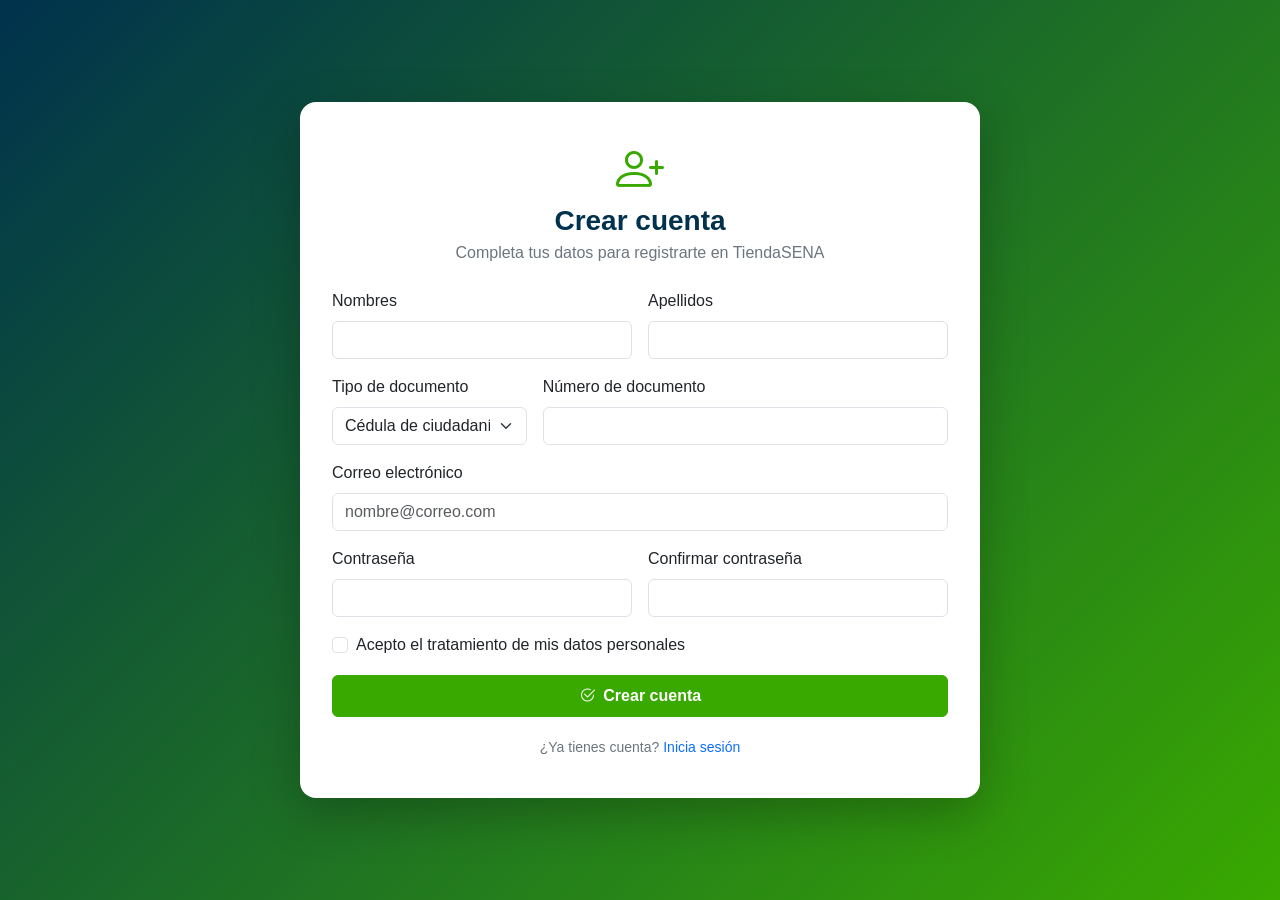
<file: registro.html>
<!DOCTYPE html> <!-- Documento HTML5. -->
<!-- Raíz en español. -->
<html lang="es">
<!-- Cabecera. -->
<head>
    <!-- Codificación UTF-8. -->
    <meta charset="UTF-8">
    <!-- Diseño adaptable. -->
    <meta name="viewport" content="width=device-width, initial-scale=1.0">
    <!-- Título de la pestaña. -->
    <title>Crear cuenta | TiendaSENA</title>
    <!-- CSS de Bootstrap. -->
    <link href="https://cdn.jsdelivr.net/npm/bootstrap@5.3.3/dist/css/bootstrap.min.css" rel="stylesheet">
    <!-- Íconos. -->
    <link href="https://cdn.jsdelivr.net/npm/bootstrap-icons@1.11.3/font/bootstrap-icons.min.css" rel="stylesheet">
    <!-- Nuestros estilos, después de Bootstrap. -->
    <link href="css/estilos.css" rel="stylesheet">
<!-- Cierra la cabecera. -->
</head>
<!-- Mismo fondo y centrado que el login: reutilizamos la clase. -->
<body class="login-fondo">

    <!-- La tarjeta con nuestra clase extra ancha (680px) porque tiene más campos. -->
    <main class="login-card ancha">
        <!-- Encabezado centrado. -->
        <header class="login-encabezado">
            <!-- Ícono de “agregar persona”. -->
            <i class="bi bi-person-plus display-5 text-sena"></i>
            <!-- Título. -->
            <h1 class="h3 fw-bold">Crear cuenta</h1>
            <!-- Instrucción. -->
            <p class="text-secondary mb-0">Completa tus datos para registrarte en TiendaSENA</p>
        <!-- Cierra el encabezado. -->
        </header>

        <!-- Al registrarse vuelve al login. El formulario es una fila de la rejilla (row); g-3 agrega espacio entre columnas y filas. -->
        <form action="index.html" method="get" class="row g-3">
            <!-- Columna: todo el ancho en celular, la mitad desde tablet (6 de 12). -->
            <div class="col-md-6">
                <!-- form-label da el estilo de Bootstrap a la etiqueta. Usamos el prefijo reg para que los id sean únicos. -->
                <label for="regNombres" class="form-label">Nombres</label>
                <!-- Campo obligatorio. -->
                <input type="text" class="form-control" id="regNombres" required>
            <!-- Cierra la columna. -->
            </div>
            <!-- La otra mitad: nombres y apellidos quedan lado a lado. -->
            <div class="col-md-6">
                <!-- Etiqueta. -->
                <label for="regApellidos" class="form-label">Apellidos</label>
                <!-- Campo obligatorio. -->
                <input type="text" class="form-control" id="regApellidos" required>
            <!-- Cierra la columna. -->
            </div>
            <!-- Un tercio (4 de 12). -->
            <div class="col-md-4">
                <!-- Etiqueta. -->
                <label for="regTipoDoc" class="form-label">Tipo de documento</label>
                <!-- Lista desplegable con estilo Bootstrap (form-select). -->
                <select class="form-select" id="regTipoDoc">
                    <!-- Cada <option> es una opción; value es lo que se enviaría. -->
                    <option value="CC">Cédula de ciudadanía</option>
                    <!-- Opción. -->
                    <option value="TI">Tarjeta de identidad</option>
                    <!-- Opción. -->
                    <option value="CE">Cédula de extranjería</option>
                <!-- Cierra la lista. -->
                </select>
            <!-- Cierra la columna. -->
            </div>
            <!-- Dos tercios (4 + 8 = 12: la fila se completa). -->
            <div class="col-md-8">
                <!-- Etiqueta. -->
                <label for="regDocumento" class="form-label">Número de documento</label>
                <!-- inputmode="numeric" muestra el teclado numérico en el celular. -->
                <input type="text" class="form-control" id="regDocumento" inputmode="numeric" required>
            <!-- Cierra la columna. -->
            </div>
            <!-- Todo el ancho en cualquier pantalla. -->
            <div class="col-12">
                <!-- Etiqueta. -->
                <label for="regCorreo" class="form-label">Correo electrónico</label>
                <!-- Correo con validación del navegador. -->
                <input type="email" class="form-control" id="regCorreo" placeholder="nombre@correo.com" required>
            <!-- Cierra la columna. -->
            </div>
            <!-- Mitad. -->
            <div class="col-md-6">
                <!-- Etiqueta. -->
                <label for="regClave" class="form-label">Contraseña</label>
                <!-- Mínimo 6 caracteres. -->
                <input type="password" class="form-control" id="regClave" minlength="6" required>
            <!-- Cierra la columna. -->
            </div>
            <!-- Mitad. -->
            <div class="col-md-6">
                <!-- Etiqueta. -->
                <label for="regConfirmar" class="form-label">Confirmar contraseña</label>
                <!-- Que coincidan se validará con JavaScript en el sistema real. -->
                <input type="password" class="form-control" id="regConfirmar" minlength="6" required>
            <!-- Cierra la columna. -->
            </div>
            <!-- Todo el ancho. -->
            <div class="col-12">
                <!-- Casilla de Bootstrap. -->
                <div class="form-check">
                    <!-- Casilla obligatoria: sin marcarla no se puede enviar. -->
                    <input class="form-check-input" type="checkbox" id="regTerminos" required>
                    <!-- Texto de la casilla. -->
                    <label class="form-check-label" for="regTerminos">Acepto el tratamiento de mis datos personales</label>
                <!-- Cierra la casilla. -->
                </div>
            <!-- Cierra la columna. -->
            </div>
            <!-- Todo el ancho. -->
            <div class="col-12">
                <!-- El mismo botón del login: así el diseño es consistente. -->
                <button type="submit" class="btn btn-sena w-100 py-2 fw-semibold">
                    <!-- Ícono y texto. -->
                    <i class="bi bi-check2-circle me-1"></i> Crear cuenta
                <!-- Cierra el botón. -->
                </button>
            <!-- Cierra la columna. -->
            </div>
        <!-- Cierra el formulario (y la fila). -->
        </form>

        <!-- Enlace de regreso al login: la navegación funciona en ambos sentidos. -->
        <p class="login-pie">¿Ya tienes cuenta? <a href="index.html" class="text-decoration-none">Inicia sesión</a></p>
    <!-- Cierra la tarjeta. -->
    </main>

<!-- Cierra el cuerpo. -->
</body>
<!-- Cierra el documento. -->
</html>
</file>
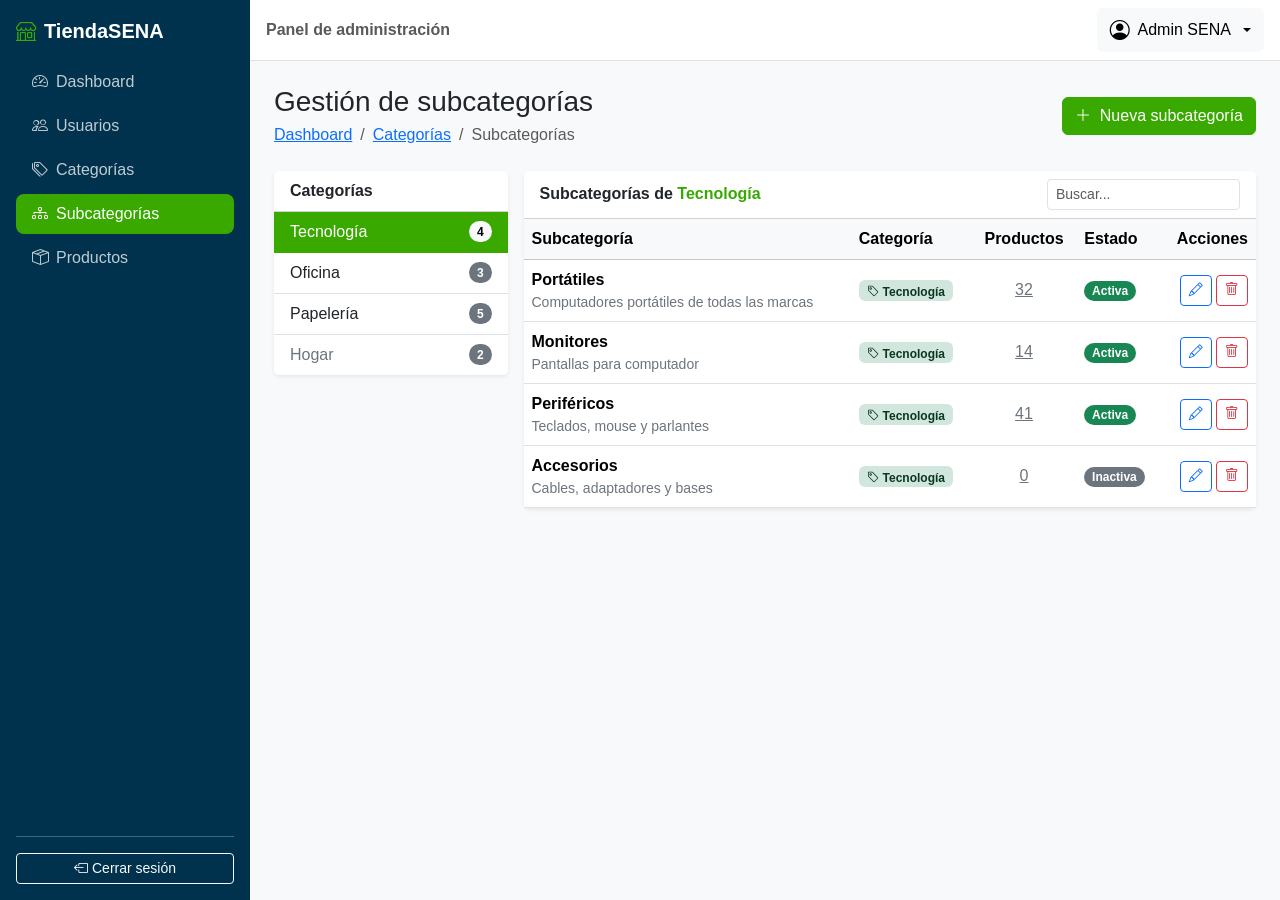
<file: subcategorias.html>
<!DOCTYPE html> <!-- Documento HTML5. -->
<!-- Raíz en español. -->
<html lang="es">
<!-- Abre la cabecera. -->
<head>
    <!-- Codificación UTF-8. -->
    <meta charset="UTF-8">
    <!-- Diseño adaptable. -->
    <meta name="viewport" content="width=device-width, initial-scale=1.0">
    <!-- Título de la pestaña. Cambia en cada módulo. -->
    <title>Subcategorías | TiendaSENA</title>
    <!-- CSS de Bootstrap. -->
    <link href="https://cdn.jsdelivr.net/npm/bootstrap@5.3.3/dist/css/bootstrap.min.css" rel="stylesheet">
    <!-- Íconos. -->
    <link href="https://cdn.jsdelivr.net/npm/bootstrap-icons@1.11.3/font/bootstrap-icons.min.css" rel="stylesheet">
    <!-- Nuestros estilos (después de Bootstrap). -->
    <link href="css/estilos.css" rel="stylesheet">
<!-- Cierra la cabecera. -->
</head>
<!-- Fondo gris muy claro para que las tarjetas blancas resalten. -->
<body class="bg-body-tertiary">

    <!-- ===================== MENÚ LATERAL ===================== -->
    <!-- offcanvas-lg: en pantallas menores a lg es un panel oculto que se desliza; desde lg se muestra normal. offcanvas-start lo hace salir por la izquierda. sidebar es nuestra clase. El id lo usa el botón que lo abre. -->
    <aside class="offcanvas-lg offcanvas-start sidebar" tabindex="-1" id="menuLateral" aria-labelledby="tituloMenu">
        <!-- Encabezado del panel; Bootstrap solo lo muestra en celular. -->
        <div class="offcanvas-header border-bottom border-secondary">
            <!-- Nombre del sistema en el panel móvil. -->
            <h5 class="offcanvas-title" id="tituloMenu"><i class="bi bi-shop me-2"></i>TiendaSENA</h5>
            <!-- Botón “X” blanco que cierra el panel. data-bs-target indica cuál panel cerrar. -->
            <button type="button" class="btn-close btn-close-white" data-bs-dismiss="offcanvas" data-bs-target="#menuLateral" aria-label="Cerrar menú"></button>
        <!-- Cierra el encabezado móvil. -->
        </div>
        <!-- Cuerpo del menú: Flexbox en columna para apilar logo, enlaces y botón de salida. -->
        <div class="offcanvas-body d-flex flex-column p-3">
            <!-- Logo que solo se ve en computador (d-none d-lg-flex): en celular ya está en el encabezado del panel. Al hacer clic vuelve al dashboard. -->
            <a href="dashboard.html" class="d-none d-lg-flex align-items-center mb-3 text-white text-decoration-none fs-5 fw-bold">
                <!-- Ícono verde y nombre. -->
                <i class="bi bi-shop me-2 text-sena"></i> TiendaSENA
            <!-- Cierra el logo. -->
            </a>
            <!-- Lista de navegación en columna (flex-column). nav-pills da forma de “píldora” al enlace activo. mb-auto empuja lo que sigue hasta el fondo. -->
            <ul class="nav nav-pills flex-column mb-auto">
                <!-- Enlace al dashboard. active lo resalta en verde y aria-current="page" avisa a los lectores de pantalla que es la página actual. **En cada módulo, el active pasa a su propio enlace.** -->
                <li class="nav-item"><a href="dashboard.html" class="nav-link"><i class="bi bi-speedometer2 me-2"></i>Dashboard</a></li>
                <!-- Enlace al módulo de usuarios (clase 5). -->
                <li class="nav-item"><a href="usuarios.html" class="nav-link"><i class="bi bi-people me-2"></i>Usuarios</a></li>
                <!-- Enlace a categorías (clase 6). -->
                <li class="nav-item"><a href="categorias.html" class="nav-link"><i class="bi bi-tags me-2"></i>Categorías</a></li>
                <!-- Enlace a subcategorías (clase 7). -->
                <li class="nav-item"><a href="subcategorias.html" class="nav-link active" aria-current="page"><i class="bi bi-diagram-3 me-2"></i>Subcategorías</a></li>
                <!-- Enlace a productos (clase 8). -->
                <li class="nav-item"><a href="productos.html" class="nav-link"><i class="bi bi-box-seam me-2"></i>Productos</a></li>
            <!-- Cierra la lista de navegación. -->
            </ul>
            <!-- Línea divisoria. -->
            <hr>
            <!-- Botón que vuelve al login (index.html): así “se cierra la sesión” en el prototipo. -->
            <a href="index.html" class="btn btn-outline-light btn-sm"><i class="bi bi-box-arrow-left me-1"></i>Cerrar sesión</a>
        <!-- Cierra el cuerpo del menú. -->
        </div>
    <!-- Cierra el menú lateral. -->
    </aside>

    <!-- ===================== ZONA DERECHA ===================== -->
    <!-- Nuestra clase contenido aplica el margin-left en computador. -->
    <div class="contenido">

        <!-- Barra superior -->
        <!-- Barra blanca con borde inferior. sticky-top la deja pegada arriba al hacer scroll. -->
        <nav class="navbar bg-white border-bottom px-3 sticky-top">
            <!-- Botón para abrir el menú en celular. d-lg-none lo oculta en computador (allá el menú siempre se ve). data-bs-toggle="offcanvas" + data-bs-target="#menuLateral" abren el panel. -->
            <button class="btn btn-outline-secondary d-lg-none" type="button" data-bs-toggle="offcanvas" data-bs-target="#menuLateral" aria-controls="menuLateral" aria-label="Abrir menú">
                <!-- Ícono de “hamburguesa”. -->
                <i class="bi bi-list"></i>
            <!-- Cierra el botón. -->
            </button>
            <!-- Texto de la barra; se oculta en celulares muy pequeños (d-none d-sm-inline). -->
            <span class="navbar-text fw-semibold d-none d-sm-inline">Panel de administración</span>
            <!-- Menú desplegable del usuario; ms-auto lo empuja a la derecha. -->
            <div class="dropdown ms-auto">
                <!-- Botón que abre el desplegable. dropdown-toggle dibuja la flechita; data-bs-toggle="dropdown" lo hace funcionar. -->
                <button class="btn btn-light dropdown-toggle d-flex align-items-center gap-2" type="button" data-bs-toggle="dropdown" aria-expanded="false">
                    <!-- Ícono de usuario. -->
                    <i class="bi bi-person-circle fs-5"></i>
                    <!-- Nombre del usuario, visible desde tablet. -->
                    <span class="d-none d-md-inline">Admin SENA</span>
                <!-- Cierra el botón. -->
                </button>
                <!-- Lista de opciones. dropdown-menu-end la alinea a la derecha para que no se salga de la pantalla. -->
                <ul class="dropdown-menu dropdown-menu-end shadow">
                    <!-- Encabezado no clicable dentro del menú. -->
                    <li><h6 class="dropdown-header">admin@sena.edu.co</h6></li>
                    <!-- Opción del menú (pantalla aún no construida). -->
                    <li><a class="dropdown-item" href="#"><i class="bi bi-person me-2"></i>Mi perfil</a></li>
                    <!-- Línea separadora. -->
                    <li><hr class="dropdown-divider"></li>
                    <!-- Otra forma de salir, en rojo (text-danger). -->
                    <li><a class="dropdown-item text-danger" href="index.html"><i class="bi bi-box-arrow-left me-2"></i>Cerrar sesión</a></li>
                <!-- Cierra la lista. -->
                </ul>
            <!-- Cierra el desplegable. -->
            </div>
        <!-- Cierra la barra superior. -->
        </nav>

        <!-- Contenido de la página -->
        <!-- Relleno 3 en celular y 4 desde tablet. -->
        <main class="p-3 p-md-4">
<!-- INICIO CONTENIDO -->
            <!-- Encabezado del módulo -->
            <!-- Flexbox con salto de línea. -->
            <div class="d-flex flex-wrap justify-content-between align-items-center gap-2 mb-4">
                <!-- Bloque del título. -->
                <div>
                    <!-- Título. -->
                    <h1 class="h3 mb-1">Gestión de subcategorías</h1>
                    <!-- Migas de pan. -->
                    <nav aria-label="breadcrumb">
                        <!-- Lista. -->
                        <ol class="breadcrumb mb-0 small">
                            <!-- Nivel 1. -->
                            <li class="breadcrumb-item"><a href="dashboard.html">Dashboard</a></li>
                            <!-- Nivel 2: las subcategorías “cuelgan” de las categorías, y así lo muestran las migas. -->
                            <li class="breadcrumb-item"><a href="categorias.html">Categorías</a></li>
                            <!-- Nivel actual. -->
                            <li class="breadcrumb-item active" aria-current="page">Subcategorías</li>
                        <!-- Cierra la lista. -->
                        </ol>
                    <!-- Cierra las migas. -->
                    </nav>
                <!-- Cierra el bloque. -->
                </div>
                <!-- Abre el formulario. -->
                <button type="button" class="btn btn-sena" data-bs-toggle="modal" data-bs-target="#modalSubcategoria">
                    <!-- Texto del botón. -->
                    <i class="bi bi-plus-lg me-1"></i> Nueva subcategoría
                <!-- Cierra el botón. -->
                </button>
            <!-- Cierra el encabezado. -->
            </div>

            <!-- Fila con dos columnas: maestro y detalle. -->
            <div class="row g-3">
                <!-- Maestro: lista de categorías -->
                <!-- 3 de 12 columnas en computador; en celular ocupa todo el ancho y queda arriba. -->
                <div class="col-lg-3">
                    <!-- Tarjeta. -->
                    <div class="card border-0 shadow-sm">
                        <!-- Encabezado de la tarjeta. -->
                        <div class="card-header bg-white fw-semibold">Categorías</div>
                        <!-- Lista de categorías sin bordes exteriores. -->
                        <div class="list-group list-group-flush">
                            <!-- Categoría seleccionada (active). Flexbox: nombre a la izquierda y contador a la derecha. -->
                            <a href="#" class="list-group-item list-group-item-action active d-flex justify-content-between align-items-center" aria-current="true">
                                <!-- Nombre y cantidad de subcategorías en un badge claro (contrasta con el fondo activo). -->
                                Tecnología <span class="badge text-bg-light rounded-pill">4</span>
                            <!-- Cierra el ítem. -->
                            </a>
                            <!-- Categoría no seleccionada. -->
                            <a href="#" class="list-group-item list-group-item-action d-flex justify-content-between align-items-center">
                                <!-- Nombre y contador gris. -->
                                Oficina <span class="badge text-bg-secondary rounded-pill">3</span>
                            <!-- Cierra el ítem. -->
                            </a>
                            <!-- Otra categoría. -->
                            <a href="#" class="list-group-item list-group-item-action d-flex justify-content-between align-items-center">
                                <!-- Nombre y contador. -->
                                Papelería <span class="badge text-bg-secondary rounded-pill">5</span>
                            <!-- Cierra el ítem. -->
                            </a>
                            <!-- Categoría inactiva en gris. -->
                            <a href="#" class="list-group-item list-group-item-action d-flex justify-content-between align-items-center text-secondary">
                                <!-- Nombre y contador. -->
                                Hogar <span class="badge text-bg-secondary rounded-pill">2</span>
                            <!-- Cierra el ítem. -->
                            </a>
                        <!-- Cierra la lista. -->
                        </div>
                    <!-- Cierra la tarjeta. -->
                    </div>
                <!-- Cierra la columna maestro. -->
                </div>

                <!-- Detalle: subcategorías de la categoría elegida -->
                <!-- 9 de 12 columnas (3 + 9 = 12). -->
                <div class="col-lg-9">
                    <!-- Tarjeta. -->
                    <div class="card border-0 shadow-sm">
                        <!-- Encabezado con título y buscador. -->
                        <div class="card-header bg-white d-flex flex-wrap justify-content-between align-items-center gap-2">
                            <!-- Indica de qué categoría son las filas mostradas. -->
                            <span class="fw-semibold">Subcategorías de <span class="text-sena">Tecnología</span></span>
                            <!-- Buscador pequeño (form-control-sm) con ancho automático (w-auto) en lugar del 100%. -->
                            <input type="search" class="form-control form-control-sm w-auto" placeholder="Buscar..." aria-label="Buscar subcategoría">
                        <!-- Cierra el encabezado. -->
                        </div>
                        <!-- Desplazamiento en celular. -->
                        <div class="table-responsive">
                            <!-- Tabla. -->
                            <table class="table table-hover align-middle mb-0">
                                <!-- Encabezado. -->
                                <thead class="table-light">
                                    <!-- Fila de títulos. -->
                                    <tr>
                                        <!-- Nombre y descripción. -->
                                        <th scope="col">Subcategoría</th>
                                        <!-- Categoría padre. -->
                                        <th scope="col">Categoría</th>
                                        <!-- Cantidad de productos, centrada. -->
                                        <th scope="col" class="text-center">Productos</th>
                                        <!-- Estado. -->
                                        <th scope="col">Estado</th>
                                        <!-- Acciones. -->
                                        <th scope="col" class="text-end">Acciones</th>
                                    <!-- Cierra la fila. -->
                                    </tr>
                                <!-- Cierra el encabezado. -->
                                </thead>
                                <!-- Cuerpo. -->
                                <tbody>
                                    <!-- Subcategoría 1. -->
                                    <tr>
                                        <!-- Celda compuesta. -->
                                        <td>
                                            <!-- Nombre. -->
                                            <div class="fw-semibold">Portátiles</div>
                                            <!-- Descripción. -->
                                            <div class="small text-secondary">Computadores portátiles de todas las marcas</div>
                                        <!-- Cierra la celda. -->
                                        </td>
                                        <!-- Categoría padre en un badge suave con ícono de etiqueta. -->
                                        <td><span class="badge bg-success-subtle text-success-emphasis"><i class="bi bi-tag me-1"></i>Tecnología</span></td>
                                        <!-- El número enlaza al módulo de productos. -->
                                        <td class="text-center"><a href="productos.html" class="link-secondary">32</a></td>
                                        <!-- Estado. -->
                                        <td><span class="badge rounded-pill text-bg-success">Activa</span></td>
                                        <!-- Acciones. -->
                                        <td class="text-end text-nowrap">
                                            <!-- Editar. -->
                                            <button type="button" class="btn btn-sm btn-outline-primary" data-bs-toggle="modal" data-bs-target="#modalSubcategoria" title="Editar"><i class="bi bi-pencil"></i></button>
                                            <!-- Eliminar. -->
                                            <button type="button" class="btn btn-sm btn-outline-danger" data-bs-toggle="modal" data-bs-target="#modalEliminar" title="Eliminar"><i class="bi bi-trash"></i></button>
                                        <!-- Cierra las acciones. -->
                                        </td>
                                    <!-- Cierra la fila. -->
                                    </tr>
                                    <!-- Subcategoría 2. -->
                                    <tr>
                                        <!-- Celda compuesta. -->
                                        <td>
                                            <!-- Nombre. -->
                                            <div class="fw-semibold">Monitores</div>
                                            <!-- Descripción. -->
                                            <div class="small text-secondary">Pantallas para computador</div>
                                        <!-- Cierra la celda. -->
                                        </td>
                                        <!-- Categoría padre. -->
                                        <td><span class="badge bg-success-subtle text-success-emphasis"><i class="bi bi-tag me-1"></i>Tecnología</span></td>
                                        <!-- Productos. -->
                                        <td class="text-center"><a href="productos.html" class="link-secondary">14</a></td>
                                        <!-- Estado. -->
                                        <td><span class="badge rounded-pill text-bg-success">Activa</span></td>
                                        <!-- Acciones. -->
                                        <td class="text-end text-nowrap">
                                            <!-- Editar. -->
                                            <button type="button" class="btn btn-sm btn-outline-primary" data-bs-toggle="modal" data-bs-target="#modalSubcategoria" title="Editar"><i class="bi bi-pencil"></i></button>
                                            <!-- Eliminar. -->
                                            <button type="button" class="btn btn-sm btn-outline-danger" data-bs-toggle="modal" data-bs-target="#modalEliminar" title="Eliminar"><i class="bi bi-trash"></i></button>
                                        <!-- Cierra las acciones. -->
                                        </td>
                                    <!-- Cierra la fila. -->
                                    </tr>
                                    <!-- Subcategoría 3. -->
                                    <tr>
                                        <!-- Celda compuesta. -->
                                        <td>
                                            <!-- Nombre. -->
                                            <div class="fw-semibold">Periféricos</div>
                                            <!-- Descripción. -->
                                            <div class="small text-secondary">Teclados, mouse y parlantes</div>
                                        <!-- Cierra la celda. -->
                                        </td>
                                        <!-- Categoría padre. -->
                                        <td><span class="badge bg-success-subtle text-success-emphasis"><i class="bi bi-tag me-1"></i>Tecnología</span></td>
                                        <!-- Productos. -->
                                        <td class="text-center"><a href="productos.html" class="link-secondary">41</a></td>
                                        <!-- Estado. -->
                                        <td><span class="badge rounded-pill text-bg-success">Activa</span></td>
                                        <!-- Acciones. -->
                                        <td class="text-end text-nowrap">
                                            <!-- Editar. -->
                                            <button type="button" class="btn btn-sm btn-outline-primary" data-bs-toggle="modal" data-bs-target="#modalSubcategoria" title="Editar"><i class="bi bi-pencil"></i></button>
                                            <!-- Eliminar. -->
                                            <button type="button" class="btn btn-sm btn-outline-danger" data-bs-toggle="modal" data-bs-target="#modalEliminar" title="Eliminar"><i class="bi bi-trash"></i></button>
                                        <!-- Cierra las acciones. -->
                                        </td>
                                    <!-- Cierra la fila. -->
                                    </tr>
                                    <!-- Subcategoría 4 (inactiva). -->
                                    <tr>
                                        <!-- Celda compuesta. -->
                                        <td>
                                            <!-- Nombre. -->
                                            <div class="fw-semibold">Accesorios</div>
                                            <!-- Descripción. -->
                                            <div class="small text-secondary">Cables, adaptadores y bases</div>
                                        <!-- Cierra la celda. -->
                                        </td>
                                        <!-- Categoría padre. -->
                                        <td><span class="badge bg-success-subtle text-success-emphasis"><i class="bi bi-tag me-1"></i>Tecnología</span></td>
                                        <!-- Productos. -->
                                        <td class="text-center"><a href="productos.html" class="link-secondary">0</a></td>
                                        <!-- Estado inactivo. -->
                                        <td><span class="badge rounded-pill text-bg-secondary">Inactiva</span></td>
                                        <!-- Acciones. -->
                                        <td class="text-end text-nowrap">
                                            <!-- Editar. -->
                                            <button type="button" class="btn btn-sm btn-outline-primary" data-bs-toggle="modal" data-bs-target="#modalSubcategoria" title="Editar"><i class="bi bi-pencil"></i></button>
                                            <!-- Eliminar. -->
                                            <button type="button" class="btn btn-sm btn-outline-danger" data-bs-toggle="modal" data-bs-target="#modalEliminar" title="Eliminar"><i class="bi bi-trash"></i></button>
                                        <!-- Cierra las acciones. -->
                                        </td>
                                    <!-- Cierra la fila. -->
                                    </tr>
                                <!-- Cierra el cuerpo. -->
                                </tbody>
                            <!-- Cierra la tabla. -->
                            </table>
                        <!-- Cierra la envoltura. -->
                        </div>
                    <!-- Cierra la tarjeta. -->
                    </div>
                <!-- Cierra la columna detalle. -->
                </div>
            <!-- Cierra la fila maestro-detalle. -->
            </div>

            <!-- Modal: crear / editar subcategoría -->
            <!-- Modal oculto. -->
            <div class="modal fade" id="modalSubcategoria" tabindex="-1" aria-labelledby="tituloModalSubcategoria" aria-hidden="true">
                <!-- Centrado. -->
                <div class="modal-dialog modal-dialog-centered">
                    <!-- Contenido. -->
                    <div class="modal-content">
                        <!-- Encabezado. -->
                        <div class="modal-header">
                            <!-- Título. -->
                            <h2 class="modal-title fs-5" id="tituloModalSubcategoria"><i class="bi bi-diagram-3 me-2"></i>Datos de la subcategoría</h2>
                            <!-- Cerrar. -->
                            <button type="button" class="btn-close" data-bs-dismiss="modal" aria-label="Cerrar"></button>
                        <!-- Cierra el encabezado. -->
                        </div>
                        <!-- Cuerpo. -->
                        <div class="modal-body">
                            <!-- Formulario. -->
                            <form>
                                <!-- Grupo. -->
                                <div class="mb-3">
                                    <!-- El asterisco rojo es la convención para “campo obligatorio”. -->
                                    <label for="subCategoria" class="form-label">Categoría <span class="text-danger">*</span></label>
                                    <!-- Lista de categorías padre, obligatoria. -->
                                    <select class="form-select" id="subCategoria" required>
                                        <!-- Opción guía (no se puede elegir). -->
                                        <option value="" disabled>Seleccione una categoría…</option>
                                        <!-- Preseleccionada: la categoría que se estaba viendo. El value sería el id de la categoría en la base de datos. -->
                                        <option value="1" selected>Tecnología</option>
                                        <!-- Opción. -->
                                        <option value="2">Oficina</option>
                                        <!-- Opción. -->
                                        <option value="3">Papelería</option>
                                        <!-- Opción. -->
                                        <option value="4">Hogar</option>
                                    <!-- Cierra la lista. -->
                                    </select>
                                <!-- Cierra el grupo. -->
                                </div>
                                <!-- Grupo. -->
                                <div class="mb-3">
                                    <!-- Etiqueta con asterisco. -->
                                    <label for="subNombre" class="form-label">Nombre <span class="text-danger">*</span></label>
                                    <!-- Campo obligatorio. -->
                                    <input type="text" class="form-control" id="subNombre" placeholder="Ej: Portátiles" required>
                                <!-- Cierra el grupo. -->
                                </div>
                                <!-- Grupo. -->
                                <div class="mb-3">
                                    <!-- Etiqueta. -->
                                    <label for="subDescripcion" class="form-label">Descripción</label>
                                    <!-- Área de texto de 2 líneas. -->
                                    <textarea class="form-control" id="subDescripcion" rows="2"></textarea>
                                <!-- Cierra el grupo. -->
                                </div>
                                <!-- Interruptor. -->
                                <div class="form-check form-switch">
                                    <!-- Encendido. -->
                                    <input class="form-check-input" type="checkbox" role="switch" id="subActiva" checked>
                                    <!-- Etiqueta. -->
                                    <label class="form-check-label" for="subActiva">Subcategoría activa</label>
                                <!-- Cierra el interruptor. -->
                                </div>
                            <!-- Cierra el formulario. -->
                            </form>
                        <!-- Cierra el cuerpo. -->
                        </div>
                        <!-- Pie. -->
                        <div class="modal-footer">
                            <!-- Cancelar. -->
                            <button type="button" class="btn btn-secondary" data-bs-dismiss="modal">Cancelar</button>
                            <!-- Guardar. -->
                            <button type="button" class="btn btn-sena" data-bs-dismiss="modal"><i class="bi bi-save me-1"></i>Guardar</button>
                        <!-- Cierra el pie. -->
                        </div>
                    <!-- Cierra el contenido. -->
                    </div>
                <!-- Cierra el diálogo. -->
                </div>
            <!-- Cierra el modal. -->
            </div>

            <!-- Modal: confirmar eliminación -->
            <!-- Modal. -->
            <div class="modal fade" id="modalEliminar" tabindex="-1" aria-labelledby="tituloModalEliminar" aria-hidden="true">
                <!-- Pequeño y centrado. -->
                <div class="modal-dialog modal-dialog-centered modal-sm">
                    <!-- Contenido. -->
                    <div class="modal-content">
                        <!-- Cuerpo. -->
                        <div class="modal-body text-center p-4">
                            <!-- Ícono. -->
                            <i class="bi bi-exclamation-triangle text-danger display-5"></i>
                            <!-- Pregunta. -->
                            <h2 class="h5 mt-3" id="tituloModalEliminar">¿Eliminar esta subcategoría?</h2>
                            <!-- Consecuencia. -->
                            <p class="text-secondary small mb-0">Sus productos quedarán sin subcategoría.</p>
                        <!-- Cierra el cuerpo. -->
                        </div>
                        <!-- Pie. -->
                        <div class="modal-footer justify-content-center border-0 pt-0">
                            <!-- Cancelar. -->
                            <button type="button" class="btn btn-light" data-bs-dismiss="modal">Cancelar</button>
                            <!-- Confirmar. -->
                            <button type="button" class="btn btn-danger" data-bs-dismiss="modal">Sí, eliminar</button>
                        <!-- Cierra el pie. -->
                        </div>
                    <!-- Cierra el contenido. -->
                    </div>
                <!-- Cierra el diálogo. -->
                </div>
            <!-- Cierra el modal. -->
            </div>
<!-- FIN CONTENIDO -->
        <!-- Cierra el contenido. -->
        </main>
    <!-- Cierra la zona derecha. -->
    </div>

    <!-- JavaScript de Bootstrap: necesario para el menú deslizable, el desplegable del usuario y los modales. -->
    <script src="https://cdn.jsdelivr.net/npm/bootstrap@5.3.3/dist/js/bootstrap.bundle.min.js"></script>
<!-- Cierra el cuerpo. -->
</body>
<!-- Cierra el documento. -->
</html>
</file>
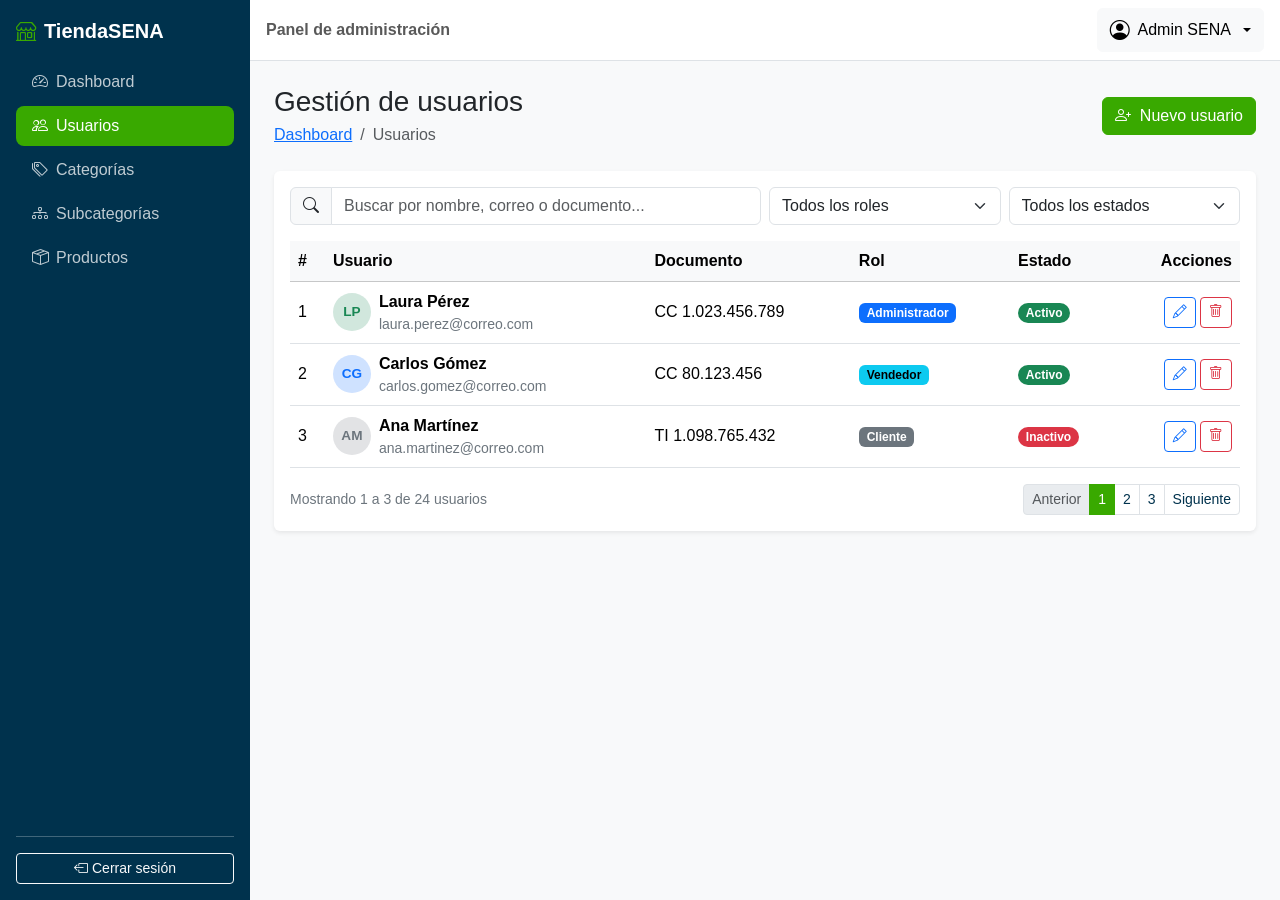
<file: usuarios.html>
<!DOCTYPE html> <!-- Documento HTML5. -->
<!-- Raíz en español. -->
<html lang="es">
<!-- Abre la cabecera. -->
<head>
    <!-- Codificación UTF-8. -->
    <meta charset="UTF-8">
    <!-- Diseño adaptable. -->
    <meta name="viewport" content="width=device-width, initial-scale=1.0">
    <!-- Título de la pestaña. Cambia en cada módulo. -->
    <title>Usuarios | TiendaSENA</title>
    <!-- CSS de Bootstrap. -->
    <link href="https://cdn.jsdelivr.net/npm/bootstrap@5.3.3/dist/css/bootstrap.min.css" rel="stylesheet">
    <!-- Íconos. -->
    <link href="https://cdn.jsdelivr.net/npm/bootstrap-icons@1.11.3/font/bootstrap-icons.min.css" rel="stylesheet">
    <!-- Nuestros estilos (después de Bootstrap). -->
    <link href="css/estilos.css" rel="stylesheet">
<!-- Cierra la cabecera. -->
</head>
<!-- Fondo gris muy claro para que las tarjetas blancas resalten. -->
<body class="bg-body-tertiary">

    <!-- ===================== MENÚ LATERAL ===================== -->
    <!-- offcanvas-lg: en pantallas menores a lg es un panel oculto que se desliza; desde lg se muestra normal. offcanvas-start lo hace salir por la izquierda. sidebar es nuestra clase. El id lo usa el botón que lo abre. -->
    <aside class="offcanvas-lg offcanvas-start sidebar" tabindex="-1" id="menuLateral" aria-labelledby="tituloMenu">
        <!-- Encabezado del panel; Bootstrap solo lo muestra en celular. -->
        <div class="offcanvas-header border-bottom border-secondary">
            <!-- Nombre del sistema en el panel móvil. -->
            <h5 class="offcanvas-title" id="tituloMenu"><i class="bi bi-shop me-2"></i>TiendaSENA</h5>
            <!-- Botón “X” blanco que cierra el panel. data-bs-target indica cuál panel cerrar. -->
            <button type="button" class="btn-close btn-close-white" data-bs-dismiss="offcanvas" data-bs-target="#menuLateral" aria-label="Cerrar menú"></button>
        <!-- Cierra el encabezado móvil. -->
        </div>
        <!-- Cuerpo del menú: Flexbox en columna para apilar logo, enlaces y botón de salida. -->
        <div class="offcanvas-body d-flex flex-column p-3">
            <!-- Logo que solo se ve en computador (d-none d-lg-flex): en celular ya está en el encabezado del panel. Al hacer clic vuelve al dashboard. -->
            <a href="dashboard.html" class="d-none d-lg-flex align-items-center mb-3 text-white text-decoration-none fs-5 fw-bold">
                <!-- Ícono verde y nombre. -->
                <i class="bi bi-shop me-2 text-sena"></i> TiendaSENA
            <!-- Cierra el logo. -->
            </a>
            <!-- Lista de navegación en columna (flex-column). nav-pills da forma de “píldora” al enlace activo. mb-auto empuja lo que sigue hasta el fondo. -->
            <ul class="nav nav-pills flex-column mb-auto">
                <!-- Enlace al dashboard. active lo resalta en verde y aria-current="page" avisa a los lectores de pantalla que es la página actual. **En cada módulo, el active pasa a su propio enlace.** -->
                <li class="nav-item"><a href="dashboard.html" class="nav-link"><i class="bi bi-speedometer2 me-2"></i>Dashboard</a></li>
                <!-- Enlace al módulo de usuarios (clase 5). -->
                <li class="nav-item"><a href="usuarios.html" class="nav-link active" aria-current="page"><i class="bi bi-people me-2"></i>Usuarios</a></li>
                <!-- Enlace a categorías (clase 6). -->
                <li class="nav-item"><a href="categorias.html" class="nav-link"><i class="bi bi-tags me-2"></i>Categorías</a></li>
                <!-- Enlace a subcategorías (clase 7). -->
                <li class="nav-item"><a href="subcategorias.html" class="nav-link"><i class="bi bi-diagram-3 me-2"></i>Subcategorías</a></li>
                <!-- Enlace a productos (clase 8). -->
                <li class="nav-item"><a href="productos.html" class="nav-link"><i class="bi bi-box-seam me-2"></i>Productos</a></li>
            <!-- Cierra la lista de navegación. -->
            </ul>
            <!-- Línea divisoria. -->
            <hr>
            <!-- Botón que vuelve al login (index.html): así “se cierra la sesión” en el prototipo. -->
            <a href="index.html" class="btn btn-outline-light btn-sm"><i class="bi bi-box-arrow-left me-1"></i>Cerrar sesión</a>
        <!-- Cierra el cuerpo del menú. -->
        </div>
    <!-- Cierra el menú lateral. -->
    </aside>

    <!-- ===================== ZONA DERECHA ===================== -->
    <!-- Nuestra clase contenido aplica el margin-left en computador. -->
    <div class="contenido">

        <!-- Barra superior -->
        <!-- Barra blanca con borde inferior. sticky-top la deja pegada arriba al hacer scroll. -->
        <nav class="navbar bg-white border-bottom px-3 sticky-top">
            <!-- Botón para abrir el menú en celular. d-lg-none lo oculta en computador (allá el menú siempre se ve). data-bs-toggle="offcanvas" + data-bs-target="#menuLateral" abren el panel. -->
            <button class="btn btn-outline-secondary d-lg-none" type="button" data-bs-toggle="offcanvas" data-bs-target="#menuLateral" aria-controls="menuLateral" aria-label="Abrir menú">
                <!-- Ícono de “hamburguesa”. -->
                <i class="bi bi-list"></i>
            <!-- Cierra el botón. -->
            </button>
            <!-- Texto de la barra; se oculta en celulares muy pequeños (d-none d-sm-inline). -->
            <span class="navbar-text fw-semibold d-none d-sm-inline">Panel de administración</span>
            <!-- Menú desplegable del usuario; ms-auto lo empuja a la derecha. -->
            <div class="dropdown ms-auto">
                <!-- Botón que abre el desplegable. dropdown-toggle dibuja la flechita; data-bs-toggle="dropdown" lo hace funcionar. -->
                <button class="btn btn-light dropdown-toggle d-flex align-items-center gap-2" type="button" data-bs-toggle="dropdown" aria-expanded="false">
                    <!-- Ícono de usuario. -->
                    <i class="bi bi-person-circle fs-5"></i>
                    <!-- Nombre del usuario, visible desde tablet. -->
                    <span class="d-none d-md-inline">Admin SENA</span>
                <!-- Cierra el botón. -->
                </button>
                <!-- Lista de opciones. dropdown-menu-end la alinea a la derecha para que no se salga de la pantalla. -->
                <ul class="dropdown-menu dropdown-menu-end shadow">
                    <!-- Encabezado no clicable dentro del menú. -->
                    <li><h6 class="dropdown-header">admin@sena.edu.co</h6></li>
                    <!-- Opción del menú (pantalla aún no construida). -->
                    <li><a class="dropdown-item" href="#"><i class="bi bi-person me-2"></i>Mi perfil</a></li>
                    <!-- Línea separadora. -->
                    <li><hr class="dropdown-divider"></li>
                    <!-- Otra forma de salir, en rojo (text-danger). -->
                    <li><a class="dropdown-item text-danger" href="index.html"><i class="bi bi-box-arrow-left me-2"></i>Cerrar sesión</a></li>
                <!-- Cierra la lista. -->
                </ul>
            <!-- Cierra el desplegable. -->
            </div>
        <!-- Cierra la barra superior. -->
        </nav>

        <!-- Contenido de la página -->
        <!-- Relleno 3 en celular y 4 desde tablet. -->
        <main class="p-3 p-md-4">
<!-- INICIO CONTENIDO -->
            <!-- Encabezado del módulo -->
            <!-- Flexbox: título a la izquierda y botón a la derecha. flex-wrap permite que en celular el botón baje a otra línea. -->
            <div class="d-flex flex-wrap justify-content-between align-items-center gap-2 mb-4">
                <!-- Bloque del título. -->
                <div>
                    <!-- Título de la página. -->
                    <h1 class="h3 mb-1">Gestión de usuarios</h1>
                    <!-- Breadcrumb (migas de pan): muestra dónde está el usuario dentro del sistema. -->
                    <nav aria-label="breadcrumb">
                        <!-- Lista ordenada con estilo de migas. -->
                        <ol class="breadcrumb mb-0 small">
                            <!-- Primer nivel, con enlace para volver. -->
                            <li class="breadcrumb-item"><a href="dashboard.html">Dashboard</a></li>
                            <!-- Nivel actual, sin enlace. Bootstrap agrega el separador / automáticamente. -->
                            <li class="breadcrumb-item active" aria-current="page">Usuarios</li>
                        <!-- Cierra la lista. -->
                        </ol>
                    <!-- Cierra el breadcrumb. -->
                    </nav>
                <!-- Cierra el bloque del título. -->
                </div>
                <!-- Botón principal (Crear). data-bs-toggle="modal" y data-bs-target="#modalUsuario" abren el modal del formulario. -->
                <button type="button" class="btn btn-sena" data-bs-toggle="modal" data-bs-target="#modalUsuario">
                    <!-- Ícono y texto del botón. -->
                    <i class="bi bi-person-plus me-1"></i> Nuevo usuario
                <!-- Cierra el botón. -->
                </button>
            <!-- Cierra el encabezado. -->
            </div>

            <!-- Una tarjeta envuelve filtros, tabla y paginación. -->
            <div class="card border-0 shadow-sm">
                <!-- Cuerpo de la tarjeta. -->
                <div class="card-body">

                    <!-- Filtros -->
                    <!-- El formulario es una fila de la rejilla (row) con espacio pequeño (g-2). role="search" indica que es un buscador. -->
                    <form class="row g-2 mb-3" role="search">
                        <!-- La búsqueda ocupa la mitad desde tablet; todo el ancho en celular. -->
                        <div class="col-md-6">
                            <!-- input-group pega un ícono o botón al campo de texto. -->
                            <div class="input-group">
                                <!-- Cajita gris con la lupa, pegada a la izquierda del campo. -->
                                <span class="input-group-text"><i class="bi bi-search"></i></span>
                                <!-- Campo de búsqueda. aria-label reemplaza al label visible para lectores de pantalla. -->
                                <input type="search" class="form-control" placeholder="Buscar por nombre, correo o documento..." aria-label="Buscar usuario">
                            <!-- Cierra el grupo. -->
                            </div>
                        <!-- Cierra la columna. -->
                        </div>
                        <!-- Medio ancho en celular, un cuarto desde tablet. -->
                        <div class="col-6 col-md-3">
                            <!-- form-select da estilo de Bootstrap a la lista desplegable. -->
                            <select class="form-select" aria-label="Filtrar por rol">
                                <!-- selected marca la opción elegida por defecto. -->
                                <option selected>Todos los roles</option>
                                <!-- Opción de rol. -->
                                <option>Administrador</option>
                                <!-- Opción de rol. -->
                                <option>Vendedor</option>
                                <!-- Opción de rol. -->
                                <option>Cliente</option>
                            <!-- Cierra la lista. -->
                            </select>
                        <!-- Cierra la columna. -->
                        </div>
                        <!-- Columna del segundo filtro. -->
                        <div class="col-6 col-md-3">
                            <!-- Filtro por estado. -->
                            <select class="form-select" aria-label="Filtrar por estado">
                                <!-- Opción por defecto. -->
                                <option selected>Todos los estados</option>
                                <!-- Opción. -->
                                <option>Activo</option>
                                <!-- Opción. -->
                                <option>Inactivo</option>
                            <!-- Cierra la lista. -->
                            </select>
                        <!-- Cierra la columna. -->
                        </div>
                    <!-- Cierra los filtros. -->
                    </form>

                    <!-- Tabla de usuarios -->
                    <!-- Desplazamiento horizontal en celular. -->
                    <div class="table-responsive">
                        <!-- Tabla con resaltado y centrado vertical. -->
                        <table class="table table-hover align-middle">
                            <!-- Encabezado gris claro. -->
                            <thead class="table-light">
                                <!-- Fila de títulos. -->
                                <tr>
                                    <!-- scope="col" indica que el título pertenece a la columna (accesibilidad). -->
                                    <th scope="col">#</th>
                                    <!-- Nombre y correo. -->
                                    <th scope="col">Usuario</th>
                                    <!-- Tipo y número de documento. -->
                                    <th scope="col">Documento</th>
                                    <!-- Rol en el sistema. -->
                                    <th scope="col">Rol</th>
                                    <!-- Activo o inactivo. -->
                                    <th scope="col">Estado</th>
                                    <!-- Botones de editar y eliminar, alineados a la derecha. -->
                                    <th scope="col" class="text-end">Acciones</th>
                                <!-- Cierra la fila. -->
                                </tr>
                            <!-- Cierra el encabezado. -->
                            </thead>
                            <!-- Cuerpo con los datos de ejemplo. -->
                            <tbody>
                                <!-- Usuario 1. -->
                                <tr>
                                    <!-- Número de fila. -->
                                    <td>1</td>
                                    <!-- Celda compuesta: avatar + nombre + correo. -->
                                    <td>
                                        <!-- Flexbox para poner el avatar al lado del texto. -->
                                        <div class="d-flex align-items-center gap-2">
                                            <!-- Nuestro círculo avatar con las iniciales. -->
                                            <span class="avatar bg-success-subtle text-success">LP</span>
                                            <!-- Bloque de texto. -->
                                            <div>
                                                <!-- Nombre en seminegrita. -->
                                                <div class="fw-semibold">Laura Pérez</div>
                                                <!-- Correo pequeño y gris. -->
                                                <div class="small text-secondary">laura.perez@correo.com</div>
                                            <!-- Cierra el bloque. -->
                                            </div>
                                        <!-- Cierra el Flexbox. -->
                                        </div>
                                    <!-- Cierra la celda. -->
                                    </td>
                                    <!-- Documento. -->
                                    <td>CC 1.023.456.789</td>
                                    <!-- Rol en un badge azul. -->
                                    <td><span class="badge text-bg-primary">Administrador</span></td>
                                    <!-- Estado: badge verde con forma de píldora (rounded-pill). -->
                                    <td><span class="badge rounded-pill text-bg-success">Activo</span></td>
                                    <!-- Celda de acciones; text-nowrap evita que los botones se partan en dos líneas. -->
                                    <td class="text-end text-nowrap">
                                        <!-- Botón Editar (la “U”): abre el mismo modal del formulario. title muestra un texto al dejar el mouse encima. -->
                                        <button type="button" class="btn btn-sm btn-outline-primary" data-bs-toggle="modal" data-bs-target="#modalUsuario" title="Editar">
                                            <!-- Ícono de lápiz. -->
                                            <i class="bi bi-pencil"></i>
                                        <!-- Cierra el botón. -->
                                        </button>
                                        <!-- Botón Eliminar (la “D”): abre el modal de confirmación. -->
                                        <button type="button" class="btn btn-sm btn-outline-danger" data-bs-toggle="modal" data-bs-target="#modalEliminar" title="Eliminar">
                                            <!-- Ícono de papelera. -->
                                            <i class="bi bi-trash"></i>
                                        <!-- Cierra el botón. -->
                                        </button>
                                    <!-- Cierra la celda de acciones. -->
                                    </td>
                                <!-- Cierra el usuario 1. -->
                                </tr>
                                <!-- Usuario 2 (misma estructura). -->
                                <tr>
                                    <!-- Número. -->
                                    <td>2</td>
                                    <!-- Celda compuesta. -->
                                    <td>
                                        <!-- Flexbox. -->
                                        <div class="d-flex align-items-center gap-2">
                                            <!-- Avatar azul. -->
                                            <span class="avatar bg-primary-subtle text-primary">CG</span>
                                            <!-- Texto. -->
                                            <div>
                                                <!-- Nombre. -->
                                                <div class="fw-semibold">Carlos Gómez</div>
                                                <!-- Correo. -->
                                                <div class="small text-secondary">carlos.gomez@correo.com</div>
                                            <!-- Cierra el texto. -->
                                            </div>
                                        <!-- Cierra el Flexbox. -->
                                        </div>
                                    <!-- Cierra la celda. -->
                                    </td>
                                    <!-- Documento. -->
                                    <td>CC 80.123.456</td>
                                    <!-- Rol en badge celeste. -->
                                    <td><span class="badge text-bg-info">Vendedor</span></td>
                                    <!-- Estado activo. -->
                                    <td><span class="badge rounded-pill text-bg-success">Activo</span></td>
                                    <!-- Acciones. -->
                                    <td class="text-end text-nowrap">
                                        <!-- Editar (escrito en una sola línea: es lo mismo). -->
                                        <button type="button" class="btn btn-sm btn-outline-primary" data-bs-toggle="modal" data-bs-target="#modalUsuario" title="Editar"><i class="bi bi-pencil"></i></button>
                                        <!-- Eliminar. -->
                                        <button type="button" class="btn btn-sm btn-outline-danger" data-bs-toggle="modal" data-bs-target="#modalEliminar" title="Eliminar"><i class="bi bi-trash"></i></button>
                                    <!-- Cierra las acciones. -->
                                    </td>
                                <!-- Cierra el usuario 2. -->
                                </tr>
                                <!-- Usuario 3. -->
                                <tr>
                                    <!-- Número. -->
                                    <td>3</td>
                                    <!-- Celda compuesta. -->
                                    <td>
                                        <!-- Flexbox. -->
                                        <div class="d-flex align-items-center gap-2">
                                            <!-- Avatar gris (usuario inactivo). -->
                                            <span class="avatar bg-secondary-subtle text-secondary">AM</span>
                                            <!-- Texto. -->
                                            <div>
                                                <!-- Nombre. -->
                                                <div class="fw-semibold">Ana Martínez</div>
                                                <!-- Correo. -->
                                                <div class="small text-secondary">ana.martinez@correo.com</div>
                                            <!-- Cierra el texto. -->
                                            </div>
                                        <!-- Cierra el Flexbox. -->
                                        </div>
                                    <!-- Cierra la celda. -->
                                    </td>
                                    <!-- Documento (tarjeta de identidad). -->
                                    <td>TI 1.098.765.432</td>
                                    <!-- Rol en badge gris. -->
                                    <td><span class="badge text-bg-secondary">Cliente</span></td>
                                    <!-- Estado inactivo en rojo. -->
                                    <td><span class="badge rounded-pill text-bg-danger">Inactivo</span></td>
                                    <!-- Acciones. -->
                                    <td class="text-end text-nowrap">
                                        <!-- Editar. -->
                                        <button type="button" class="btn btn-sm btn-outline-primary" data-bs-toggle="modal" data-bs-target="#modalUsuario" title="Editar"><i class="bi bi-pencil"></i></button>
                                        <!-- Eliminar. -->
                                        <button type="button" class="btn btn-sm btn-outline-danger" data-bs-toggle="modal" data-bs-target="#modalEliminar" title="Eliminar"><i class="bi bi-trash"></i></button>
                                    <!-- Cierra las acciones. -->
                                    </td>
                                <!-- Cierra el usuario 3. -->
                                </tr>
                            <!-- Cierra el cuerpo. -->
                            </tbody>
                        <!-- Cierra la tabla. -->
                        </table>
                    <!-- Cierra la envoltura responsive. -->
                    </div>

                    <!-- Paginación -->
                    <!-- Texto informativo a la izquierda y paginación a la derecha. -->
                    <div class="d-flex flex-wrap justify-content-between align-items-center gap-2">
                        <!-- Resumen de resultados. -->
                        <small class="text-secondary">Mostrando 1 a 3 de 24 usuarios</small>
                        <!-- La paginación es una navegación. -->
                        <nav aria-label="Paginación de usuarios">
                            <!-- Componente pagination, tamaño pequeño. -->
                            <ul class="pagination pagination-sm mb-0">
                                <!-- disabled: no hay página anterior a la 1. -->
                                <li class="page-item disabled"><a class="page-link" href="#">Anterior</a></li>
                                <!-- Página actual (verde por nuestra personalización). -->
                                <li class="page-item active" aria-current="page"><a class="page-link" href="#">1</a></li>
                                <!-- Página 2. -->
                                <li class="page-item"><a class="page-link" href="#">2</a></li>
                                <!-- Página 3. -->
                                <li class="page-item"><a class="page-link" href="#">3</a></li>
                                <!-- Botón siguiente. -->
                                <li class="page-item"><a class="page-link" href="#">Siguiente</a></li>
                            <!-- Cierra la lista. -->
                            </ul>
                        <!-- Cierra la navegación. -->
                        </nav>
                    <!-- Cierra el bloque de paginación. -->
                    </div>
                <!-- Cierra el cuerpo de la tarjeta. -->
                </div>
            <!-- Cierra la tarjeta. -->
            </div>

            <!-- Modal: crear / editar usuario -->
            <!-- Modal oculto; su id es el destino de los botones “Nuevo usuario” y “Editar”. -->
            <div class="modal fade" id="modalUsuario" tabindex="-1" aria-labelledby="tituloModalUsuario" aria-hidden="true">
                <!-- modal-lg: modal ancho. modal-dialog-scrollable: si el formulario es largo, solo se desplaza el cuerpo. -->
                <div class="modal-dialog modal-lg modal-dialog-scrollable">
                    <!-- Contenido del modal. -->
                    <div class="modal-content">
                        <!-- Encabezado. -->
                        <div class="modal-header">
                            <!-- Título del modal; fs-5 ajusta el tamaño de letra. -->
                            <h2 class="modal-title fs-5" id="tituloModalUsuario"><i class="bi bi-person-vcard me-2"></i>Datos del usuario</h2>
                            <!-- Botón “X” para cerrar. -->
                            <button type="button" class="btn-close" data-bs-dismiss="modal" aria-label="Cerrar"></button>
                        <!-- Cierra el encabezado. -->
                        </div>
                        <!-- Cuerpo con el formulario. -->
                        <div class="modal-body">
                            <!-- El formulario es una fila de la rejilla: así ponemos dos campos por línea. -->
                            <form class="row g-3">
                                <!-- Mitad del ancho desde tablet. -->
                                <div class="col-md-6">
                                    <!-- Etiqueta. Usamos el prefijo usu en los id para no repetirlos con otros formularios. -->
                                    <label for="usuNombres" class="form-label">Nombres</label>
                                    <!-- Campo obligatorio. -->
                                    <input type="text" class="form-control" id="usuNombres" placeholder="Ej: Laura" required>
                                <!-- Cierra la columna. -->
                                </div>
                                <!-- Otra mitad. -->
                                <div class="col-md-6">
                                    <!-- Etiqueta. -->
                                    <label for="usuApellidos" class="form-label">Apellidos</label>
                                    <!-- Campo obligatorio. -->
                                    <input type="text" class="form-control" id="usuApellidos" placeholder="Ej: Pérez Rojas" required>
                                <!-- Cierra la columna. -->
                                </div>
                                <!-- Un tercio del ancho. -->
                                <div class="col-md-4">
                                    <!-- Etiqueta. -->
                                    <label for="usuTipoDoc" class="form-label">Tipo de documento</label>
                                    <!-- Lista de tipos de documento. -->
                                    <select class="form-select" id="usuTipoDoc">
                                        <!-- Opción CC. -->
                                        <option value="CC">Cédula de ciudadanía</option>
                                        <!-- Opción TI. -->
                                        <option value="TI">Tarjeta de identidad</option>
                                        <!-- Opción CE. -->
                                        <option value="CE">Cédula de extranjería</option>
                                        <!-- Opción pasaporte. -->
                                        <option value="PP">Pasaporte</option>
                                    <!-- Cierra la lista. -->
                                    </select>
                                <!-- Cierra la columna. -->
                                </div>
                                <!-- Dos tercios del ancho (4 + 8 = 12). -->
                                <div class="col-md-8">
                                    <!-- Etiqueta. -->
                                    <label for="usuDocumento" class="form-label">Número de documento</label>
                                    <!-- inputmode="numeric" muestra el teclado numérico en el celular. -->
                                    <input type="text" class="form-control" id="usuDocumento" inputmode="numeric" placeholder="Sin puntos ni espacios">
                                <!-- Cierra la columna. -->
                                </div>
                                <!-- Mitad. -->
                                <div class="col-md-6">
                                    <!-- Etiqueta. -->
                                    <label for="usuCorreo" class="form-label">Correo electrónico</label>
                                    <!-- Campo de correo con validación del navegador. -->
                                    <input type="email" class="form-control" id="usuCorreo" placeholder="nombre@correo.com" required>
                                <!-- Cierra la columna. -->
                                </div>
                                <!-- Mitad. -->
                                <div class="col-md-6">
                                    <!-- Etiqueta. -->
                                    <label for="usuTelefono" class="form-label">Teléfono</label>
                                    <!-- type="tel" muestra el teclado telefónico. -->
                                    <input type="tel" class="form-control" id="usuTelefono" placeholder="300 123 4567">
                                <!-- Cierra la columna. -->
                                </div>
                                <!-- Mitad. -->
                                <div class="col-md-6">
                                    <!-- Etiqueta. -->
                                    <label for="usuRol" class="form-label">Rol</label>
                                    <!-- Lista de roles, obligatoria. -->
                                    <select class="form-select" id="usuRol" required>
                                        <!-- Opción guía: disabled impide elegirla de nuevo y value="" hace que required la considere vacía. -->
                                        <option value="" selected disabled>Seleccione…</option>
                                        <!-- Rol. -->
                                        <option>Administrador</option>
                                        <!-- Rol. -->
                                        <option>Vendedor</option>
                                        <!-- Rol. -->
                                        <option>Cliente</option>
                                    <!-- Cierra la lista. -->
                                    </select>
                                <!-- Cierra la columna. -->
                                </div>
                                <!-- Mitad. -->
                                <div class="col-md-6">
                                    <!-- Etiqueta. -->
                                    <label for="usuClave" class="form-label">Contraseña</label>
                                    <!-- Campo de contraseña. aria-describedby lo conecta con el texto de ayuda de abajo. -->
                                    <input type="password" class="form-control" id="usuClave" aria-describedby="ayudaClave">
                                    <!-- form-text: texto de ayuda pequeño y gris bajo el campo. -->
                                    <div id="ayudaClave" class="form-text">Mínimo 8 caracteres, con números y letras.</div>
                                <!-- Cierra la columna. -->
                                </div>
                                <!-- Todo el ancho. -->
                                <div class="col-12">
                                    <!-- form-switch convierte la casilla en un interruptor. -->
                                    <div class="form-check form-switch">
                                        <!-- Interruptor encendido por defecto (checked). -->
                                        <input class="form-check-input" type="checkbox" role="switch" id="usuActivo" checked>
                                        <!-- Etiqueta del interruptor. -->
                                        <label class="form-check-label" for="usuActivo">Usuario activo</label>
                                    <!-- Cierra el interruptor. -->
                                    </div>
                                <!-- Cierra la columna. -->
                                </div>
                            <!-- Cierra el formulario. -->
                            </form>
                        <!-- Cierra el cuerpo. -->
                        </div>
                        <!-- Pie con los botones. -->
                        <div class="modal-footer">
                            <!-- Cierra sin guardar. -->
                            <button type="button" class="btn btn-secondary" data-bs-dismiss="modal">Cancelar</button>
                            <!-- En el prototipo “Guardar” solo cierra el modal; en el sistema real enviará los datos al servidor. -->
                            <button type="button" class="btn btn-sena" data-bs-dismiss="modal"><i class="bi bi-save me-1"></i>Guardar</button>
                        <!-- Cierra el pie. -->
                        </div>
                    <!-- Cierra el contenido. -->
                    </div>
                <!-- Cierra el diálogo. -->
                </div>
            <!-- Cierra el modal del formulario. -->
            </div>

            <!-- Modal: confirmar eliminación -->
            <!-- Modal destino de los botones de papelera. -->
            <div class="modal fade" id="modalEliminar" tabindex="-1" aria-labelledby="tituloModalEliminar" aria-hidden="true">
                <!-- Centrado en pantalla y pequeño (modal-sm). -->
                <div class="modal-dialog modal-dialog-centered modal-sm">
                    <!-- Contenido. -->
                    <div class="modal-content">
                        <!-- Cuerpo centrado con buen relleno (este modal no tiene encabezado). -->
                        <div class="modal-body text-center p-4">
                            <!-- Ícono grande de advertencia en rojo. -->
                            <i class="bi bi-exclamation-triangle text-danger display-5"></i>
                            <!-- Pregunta clara. -->
                            <h2 class="h5 mt-3" id="tituloModalEliminar">¿Eliminar este usuario?</h2>
                            <!-- Advertencia de la consecuencia. -->
                            <p class="text-secondary small mb-0">Esta acción no se puede deshacer.</p>
                        <!-- Cierra el cuerpo. -->
                        </div>
                        <!-- Pie con botones centrados, sin línea divisoria. -->
                        <div class="modal-footer justify-content-center border-0 pt-0">
                            <!-- Opción segura, con poco énfasis. -->
                            <button type="button" class="btn btn-light" data-bs-dismiss="modal">Cancelar</button>
                            <!-- Acción destructiva en rojo y con un texto que dice exactamente qué pasará. -->
                            <button type="button" class="btn btn-danger" data-bs-dismiss="modal">Sí, eliminar</button>
                        <!-- Cierra el pie. -->
                        </div>
                    <!-- Cierra el contenido. -->
                    </div>
                <!-- Cierra el diálogo. -->
                </div>
            <!-- Cierra el modal de eliminación. -->
            </div>
<!-- FIN CONTENIDO -->
        <!-- Cierra el contenido. -->
        </main>
    <!-- Cierra la zona derecha. -->
    </div>

    <!-- JavaScript de Bootstrap: necesario para el menú deslizable, el desplegable del usuario y los modales. -->
    <script src="https://cdn.jsdelivr.net/npm/bootstrap@5.3.3/dist/js/bootstrap.bundle.min.js"></script>
<!-- Cierra el cuerpo. -->
</body>
<!-- Cierra el documento. -->
</html>
</file>
<file: css/estilos.css>
/* =============================================
   TiendaSENA - Hoja de estilos del prototipo
   ============================================= */

/* ---------- 1. Variables de marca ---------- */
/* Las variables de :root sirven en todo el documento. */
:root {
    /* Verde institucional del SENA. */
    --sena-verde: #39a900;
    /* Verde oscuro para estados hover y active. */
    --sena-verde-oscuro: #2e8700;
    /* Azul oscuro institucional. */
    --sena-azul: #00324d;
    /* Ancho del menú lateral (clase 4). */
    --sidebar-ancho: 250px;
/* Cierra el bloque de variables. */
}

/* ---------- 2. Generales y personalización de Bootstrap ---------- */
/* Todo el documento. */
body {
    /* Sin margen exterior. */
    margin: 0;
    /* Tipografía del proyecto (reemplaza la de Bootstrap porque nuestro archivo se carga después). */
    font-family: "Segoe UI", Roboto, Arial, sans-serif;
/* Cierra la regla. */
}

/* Texto verde SENA. */
.text-sena {
    /* Usa la variable de marca. */
    color: var(--sena-verde);
/* Cierra la regla. */
}

/* Botón con los colores del SENA usando las variables de Bootstrap */
/* se usa junto a btn: class="btn btn-sena". */
.btn-sena {
    /* color del texto. */
    --bs-btn-color: #fff;
    /* color de fondo. */
    --bs-btn-bg: var(--sena-verde);
    /* color del borde. */
    --bs-btn-border-color: var(--sena-verde);
    /* texto con el mouse encima. */
    --bs-btn-hover-color: #fff;
    /* fondo con el mouse encima. */
    --bs-btn-hover-bg: var(--sena-verde-oscuro);
    /* borde con el mouse encima. */
    --bs-btn-hover-border-color: var(--sena-verde-oscuro);
    /* texto mientras se hace clic. */
    --bs-btn-active-color: #fff;
    /* fondo mientras se hace clic. */
    --bs-btn-active-bg: var(--sena-verde-oscuro);
    /* borde mientras se hace clic. */
    --bs-btn-active-border-color: var(--sena-verde-oscuro);
/* Cierra la regla. */
}

/* la coma aplica la misma regla a varios selectores: los campos con el foco… */
.form-control:focus,
/* …las listas desplegables con foco… */
.form-select:focus,
/* …y las casillas con foco. */
.form-check-input:focus {
    /* borde verde en lugar del azul de Bootstrap. */
    border-color: var(--sena-verde);
    /* “halo” verde translúcido alrededor del campo. */
    box-shadow: 0 0 0 .25rem rgba(57, 169, 0, .25);
/* Cierra la regla. */
}

/* casilla o interruptor marcado. */
.form-check-input:checked {
    /* relleno verde. */
    background-color: var(--sena-verde);
    /* borde verde. */
    border-color: var(--sena-verde);
/* Cierra la regla. */
}

/* ---------- 3. Login y registro ---------- */
/* Fondo de la pantalla. */
.login-fondo {
    /* Alto mínimo de toda la ventana. */
    min-height: 100vh;
    /* Flexbox… */
    display: flex;
    /* …centrado vertical… */
    align-items: center;
    /* …y horizontal. */
    justify-content: center;
    /* Relleno en celular. */
    padding: 1rem;
    /* El padding no suma al alto. */
    box-sizing: border-box;
    /* Degradado azul → verde. */
    background: linear-gradient(135deg, var(--sena-azul), var(--sena-verde));
/* Cierra la regla. */
}

/* Tarjeta blanca. */
.login-card {
    /* Ancho completo… */
    width: 100%;
    /* …hasta 420px. */
    max-width: 420px;
    /* Fondo blanco. */
    background-color: #fff;
    /* Esquinas redondeadas. */
    border-radius: 1rem;
    /* Relleno interno. */
    padding: 2.5rem 2rem;
    /* El ancho incluye el relleno. */
    box-sizing: border-box;
    /* Sombra. */
    box-shadow: 0 1rem 3rem rgba(0, 0, 0, .25);
/* Cierra la regla. */
}

/* dos clases pegadas (sin espacio) = elementos que tienen ambas clases. La usará el registro, que tiene más campos. */
.login-card.ancha {
    /* tarjeta más ancha. */
    max-width: 680px;
/* Cierra la regla. */
}

/* Encabezado de la tarjeta. */
.login-encabezado {
    /* Centrado. */
    text-align: center;
    /* Espacio inferior. */
    margin-bottom: 1.5rem;
/* Cierra la regla. */
}

/* Título dentro del encabezado. */
.login-encabezado h1 {
    /* Azul SENA. */
    color: var(--sena-azul);
    /* Margen pequeño. */
    margin: .25rem 0;
/* Cierra la regla. */
}

/* Textos pequeños de abajo. */
.login-pie {
    /* Centrados. */
    text-align: center;
    /* Letra pequeña. */
    font-size: .875rem;
    /* Gris. */
    color: #6c757d;
    /* Margen superior. */
    margin: 1.25rem 0 0;
/* Cierra la regla. */
}

/* ---------- 4. Panel: menú lateral ---------- */
/* Clase del <aside> del menú lateral. */
.sidebar {
    /* Fondo azul SENA. Usamos !important porque en pantallas grandes Bootstrap pone el offcanvas-lg con fondo transparente usando !important, y solo así podemos ganarle. */
    background-color: var(--sena-azul) !important;
    /* Texto blanco dentro del menú. */
    color: #fff;
/* Cierra la regla. */
}

/* Enlaces del menú lateral. */
.sidebar .nav-link {
    /* Blanco al 75%: los enlaces no activos se ven un poco apagados. */
    color: rgba(255, 255, 255, .75);
    /* Esquinas redondeadas. */
    border-radius: .5rem;
    /* Separación entre enlaces. */
    margin-bottom: .25rem;
/* Cierra la regla. */
}

/* Enlace con el mouse encima. */
.sidebar .nav-link:hover {
    /* Texto blanco total. */
    color: #fff;
    /* Fondo blanco al 10%: un resaltado sutil. */
    background-color: rgba(255, 255, 255, .1);
/* Cierra la regla. */
}

/* Enlace de la página actual (tiene las dos clases: nav-link y active). */
.sidebar .nav-link.active {
    /* Texto blanco. */
    color: #fff;
    /* Fondo verde SENA: el usuario sabe en qué módulo está. */
    background-color: var(--sena-verde);
/* Cierra la regla. */
}

/* Las reglas siguientes solo aplican en pantallas de 992px o más (el breakpoint lg de Bootstrap). */
@media (min-width: 992px) {
    /* Menú lateral en computador. */
    .sidebar {
        /* Queda fijo: no se mueve al desplazar la página. */
        position: fixed;
        /* Pegado arriba… */
        top: 0;
        /* …y abajo (ocupa todo el alto). */
        bottom: 0;
        /* Pegado a la izquierda. */
        left: 0;
        /* Ancho tomado de la variable (250px). */
        width: var(--sidebar-ancho);
    /* Cierra la regla. */
    }

    /* Cuerpo del menú en computador. */
    .sidebar .offcanvas-body {
        /* Ocupa todo el alto, así el botón “Cerrar sesión” queda al fondo. */
        height: 100%;
        /* Si el menú es muy largo, aparece barra de desplazamiento. */
        overflow-y: auto;
    /* Cierra la regla. */
    }

    /* Contenedor de la barra superior + el contenido. */
    .contenido {
        /* Se corre a la derecha el ancho del menú para que no quede debajo de él. */
        margin-left: var(--sidebar-ancho);
    /* Cierra la regla. */
    }
/* Cierra la media query. */
}

/* ---------- 5. Panel: tarjetas de indicadores ---------- */
/* Tarjetas con números del dashboard (KPI = indicador clave). */
.tarjeta-kpi {
    /* Sin borde general… */
    border: 0;
    /* …excepto una franja verde a la izquierda. */
    border-left: 4px solid var(--sena-verde);
    /* Anima el movimiento y la sombra en 0.2 segundos. */
    transition: transform .2s, box-shadow .2s;
/* Cierra la regla. */
}

/* Tarjeta con el mouse encima. */
.tarjeta-kpi:hover {
    /* La sube 4px: efecto de “levantarse”. */
    transform: translateY(-4px);
    /* Sombra más marcada (!important para ganarle a shadow-sm). */
    box-shadow: 0 .5rem 1rem rgba(0, 0, 0, .12) !important;
/* Cierra la regla. */
}

/* Cuadro de color que contiene el ícono de cada tarjeta. */
.icono-kpi {
    /* Ancho fijo. */
    width: 52px;
    /* Alto fijo (cuadrado). */
    height: 52px;
    /* Flexbox para centrar el ícono… */
    display: flex;
    /* …verticalmente… */
    align-items: center;
    /* …y horizontalmente. */
    justify-content: center;
    /* Esquinas redondeadas. */
    border-radius: .75rem;
    /* Tamaño del ícono. */
    font-size: 1.5rem;
/* Cierra la regla. */
}

/* ---------- 6. Módulos de gestión ---------- */
/* Círculo con las iniciales del usuario. */
.avatar {
    /* Ancho fijo. */
    width: 38px;
    /* Alto igual al ancho… */
    height: 38px;
    /* …y un radio del 50% lo convierte en círculo. */
    border-radius: 50%;
    /* Flexbox en línea para centrar las letras. */
    display: inline-flex;
    /* Centrado vertical. */
    align-items: center;
    /* Centrado horizontal. */
    justify-content: center;
    /* Letras seminegritas. */
    font-weight: 600;
    /* Letras algo pequeñas. */
    font-size: .85rem;
    /* Evita que el círculo se aplaste cuando falta espacio. */
    flex-shrink: 0;
/* Cierra la regla. */
}

/* Personalizamos la paginación de Bootstrap con sus variables. */
.pagination {
    /* Color de los números. */
    --bs-pagination-color: var(--sena-azul);
    /* Fondo de la página activa. */
    --bs-pagination-active-bg: var(--sena-verde);
    /* Borde de la página activa. */
    --bs-pagination-active-border-color: var(--sena-verde);
/* Cierra la regla. */
}

/* Tarjeta punteada que invita a crear una categoría nueva. */
.tarjeta-agregar {
    /* Borde gris punteado (dashed). */
    border: 2px dashed #ced4da;
    /* Sin fondo: se ve “vacía”. */
    background-color: transparent;
    /* Texto gris. */
    color: #6c757d;
    /* Alto mínimo similar al de las demás tarjetas. */
    min-height: 200px;
    /* Anima los cambios de color. */
    transition: border-color .2s, color .2s;
/* Cierra la regla. */
}

/* Al pasar el mouse… */
.tarjeta-agregar:hover {
    /* …el borde se vuelve verde… */
    border-color: var(--sena-verde);
    /* …y el texto también. */
    color: var(--sena-verde);
/* Cierra la regla. */
}

/* Cuadro donde iría la foto del producto. */
.miniatura {
    /* Ancho. */
    width: 48px;
    /* Alto. */
    height: 48px;
    /* Flexbox para centrar el ícono. */
    display: flex;
    /* Centrado vertical. */
    align-items: center;
    /* Centrado horizontal. */
    justify-content: center;
    /* Esquinas redondeadas. */
    border-radius: .5rem;
    /* Fondo gris azulado claro. */
    background-color: #eef2f5;
    /* Ícono azul. */
    color: var(--sena-azul);
    /* Tamaño del ícono. */
    font-size: 1.4rem;
    /* No se aplasta. */
    flex-shrink: 0;
/* Cierra la regla. */
}

/* Lista de categorías de la clase 7: el ítem activo también en verde SENA. */
.list-group {
    /* Fondo del ítem activo. */
    --bs-list-group-active-bg: var(--sena-verde);
    /* Borde del ítem activo. */
    --bs-list-group-active-border-color: var(--sena-verde);
/* Cierra la regla. */
}
</file>
